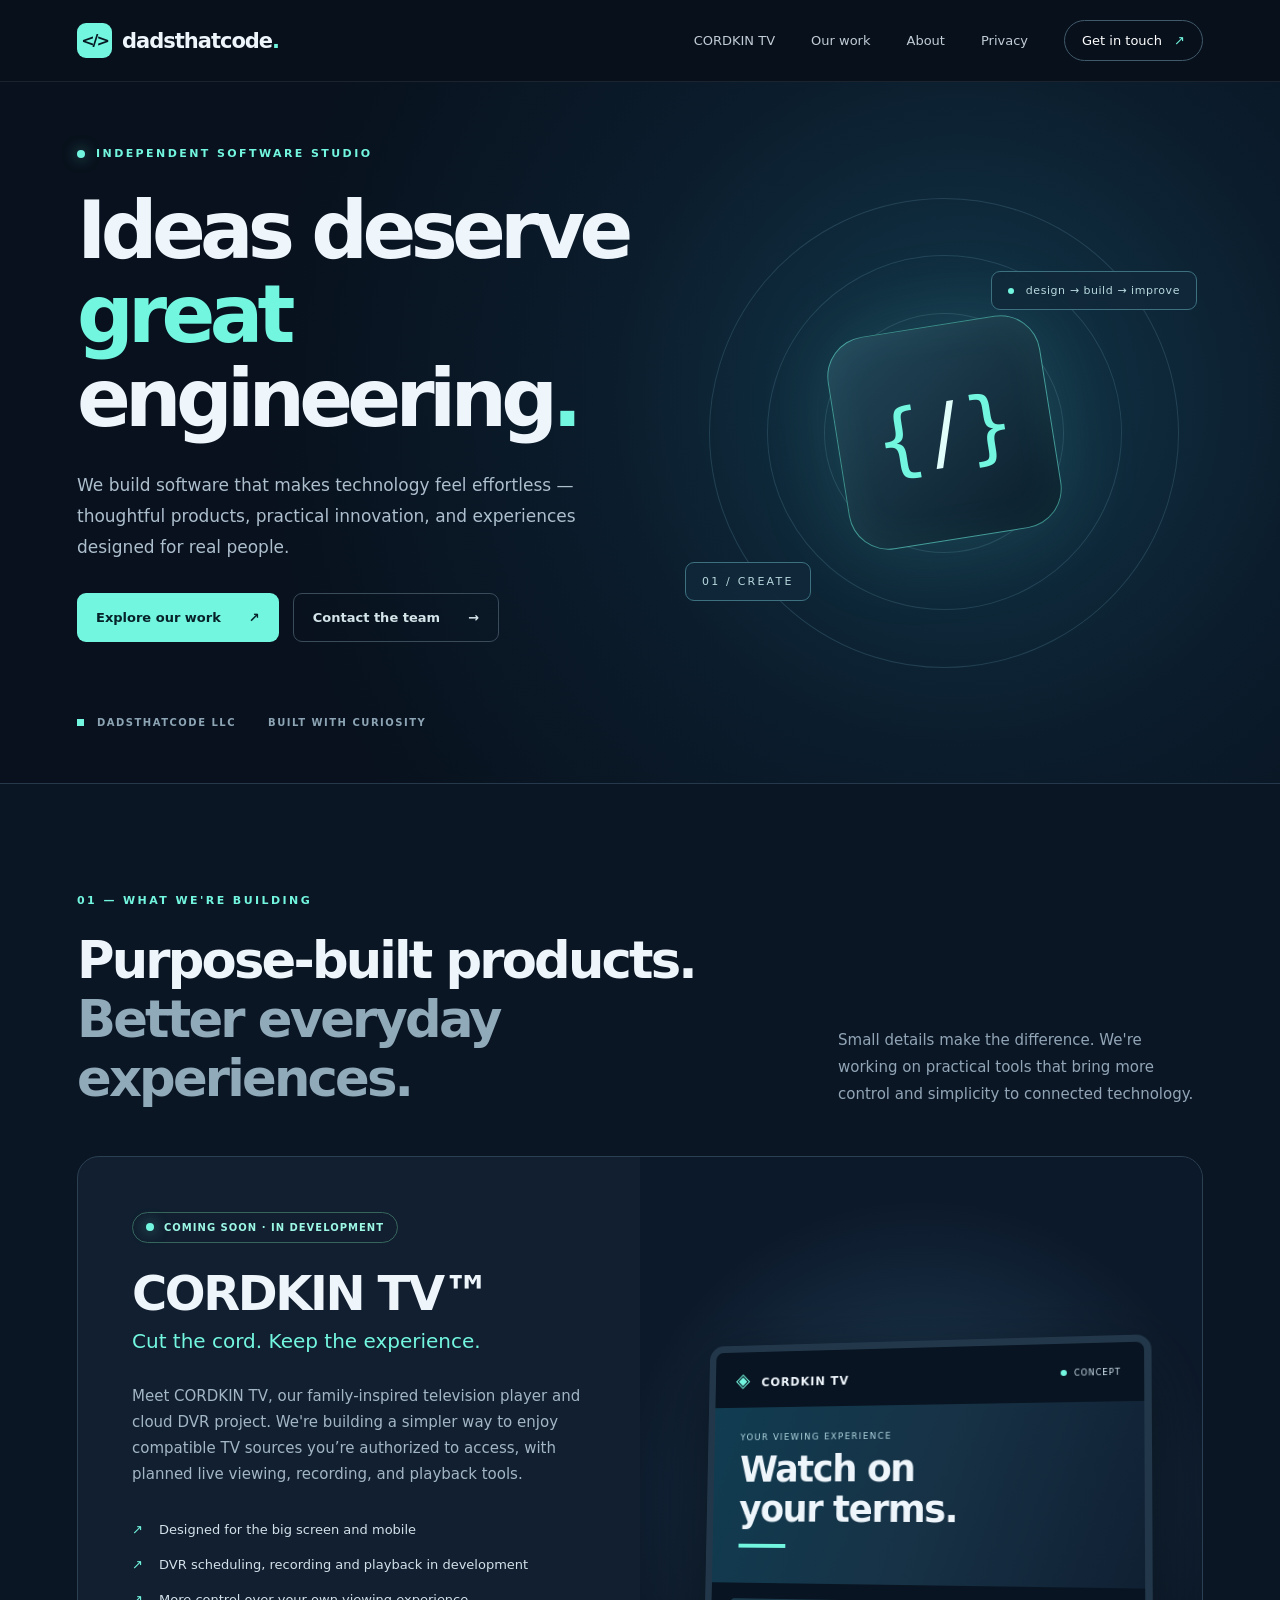
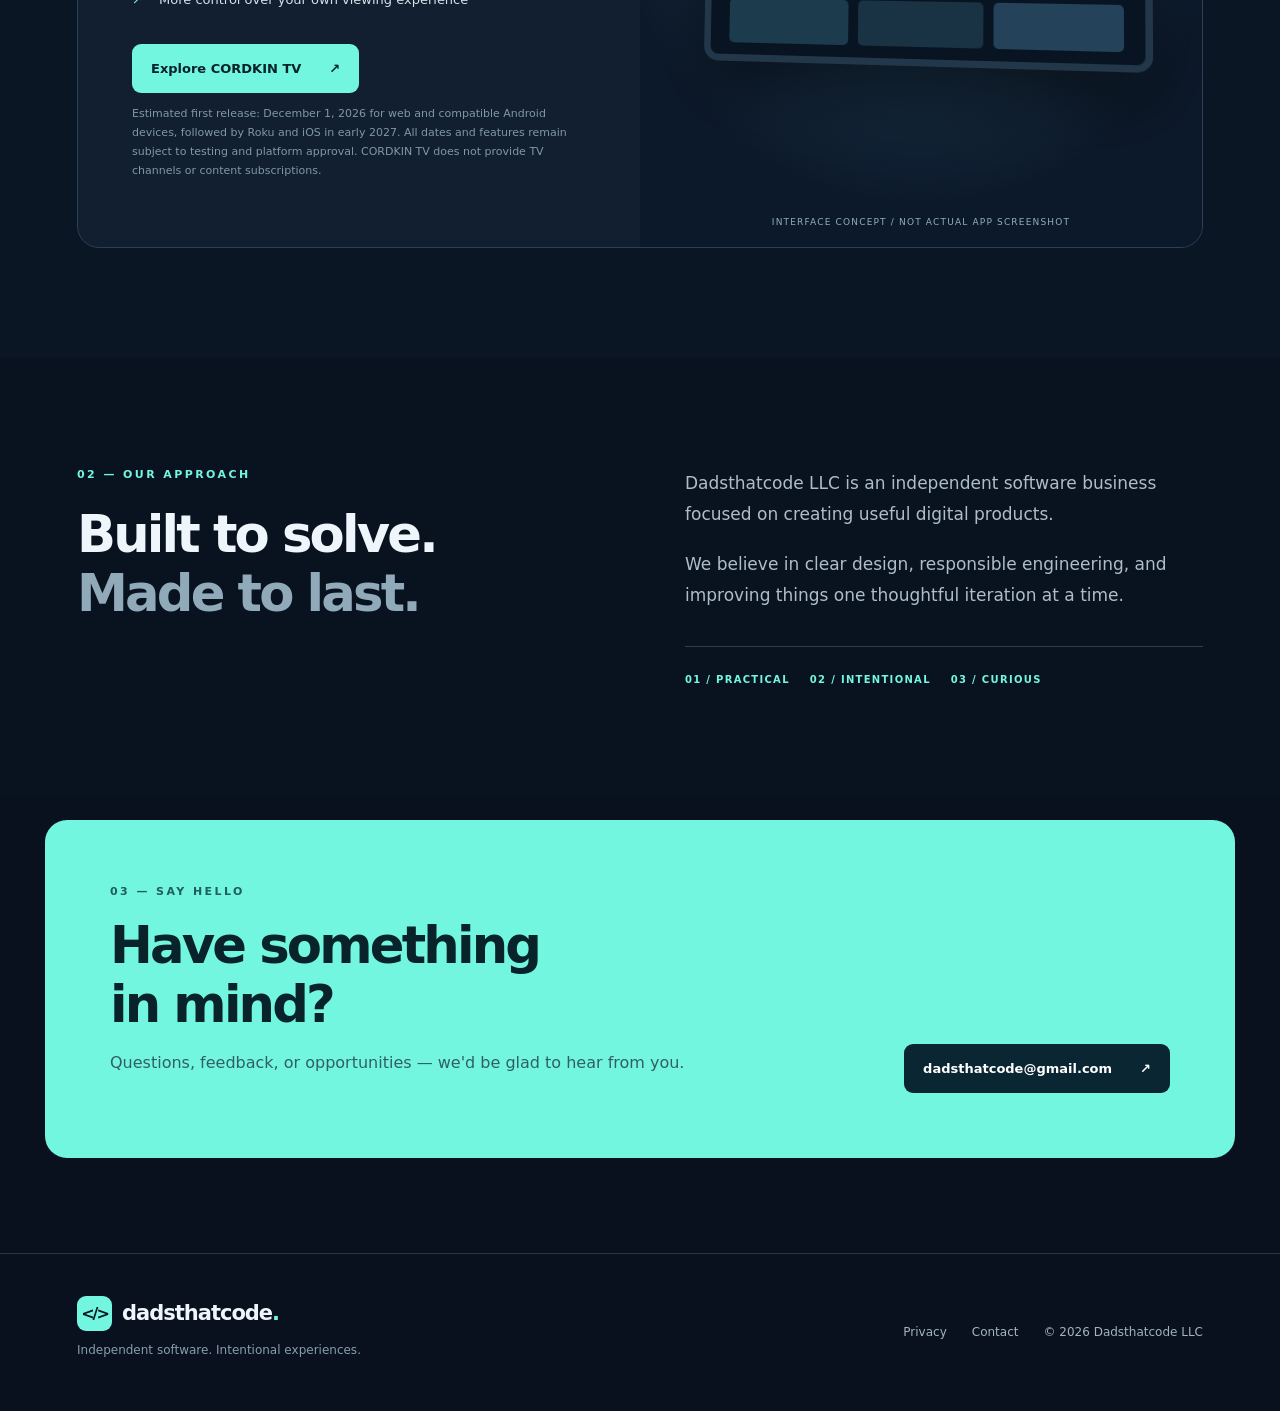
<file: index.html>
<!doctype html>
<html lang="en">
<head>
<meta charset="utf-8"><meta name="viewport" content="width=device-width,initial-scale=1">
<meta name="theme-color" content="#09111f"><meta name="description" content="Dadsthatcode LLC builds thoughtful software and connected entertainment experiences. Meet CORDKIN TV, our coming-soon television and DVR software concept.">
<title>Dadsthatcode — Software built with purpose</title>
<link rel="stylesheet" href="/styles.css">
<link rel="icon" href="/favicon.svg" type="image/svg+xml">
</head>
<body>
<a class="skip" href="#main">Skip to content</a>
<header class="site-header"><div class="wrap nav"><a class="brand" href="/" aria-label="Dadsthatcode home"><span class="brandmark">&lt;/&gt;</span><span>dadsthatcode<span class="branddot">.</span></span></a><nav aria-label="Main navigation"><a href="/cordkintv/">CORDKIN TV</a><a href="#work">Our work</a><a href="#about">About</a><a href="/privacy.html">Privacy</a><a class="nav-contact" href="mailto:dadsthatcode@gmail.com">Get in touch <span aria-hidden="true">↗</span></a></nav></div></header>
<main id="main">
<section class="hero"><div class="glow glow-a"></div><div class="glow glow-b"></div><div class="wrap hero-grid"><div class="hero-copy"><div class="eyebrow"><span class="pulse"></span> INDEPENDENT SOFTWARE STUDIO</div><h1>Ideas deserve <em>great</em> engineering<span class="period">.</span></h1><p class="lead">We build software that makes technology feel effortless — thoughtful products, practical innovation, and experiences designed for real people.</p><div class="hero-buttons"><a class="btn btn-primary" href="#work">Explore our work <span aria-hidden="true">↗</span></a><a class="btn btn-quiet" href="mailto:dadsthatcode@gmail.com">Contact the team <span aria-hidden="true">→</span></a></div><div class="hero-foot"><span><span class="tiny-square"></span> DADSTHATCODE LLC</span><span>BUILT WITH CURIOSITY</span></div></div><div class="hero-art" aria-hidden="true"><div class="orbit orbit-one"></div><div class="orbit orbit-two"></div><div class="orbit orbit-three"></div><div class="core"><span class="core-bracket">{</span><span class="core-slash">/</span><span class="core-bracket">}</span></div><div class="float-card card-a"><span class="float-dot"></span> design → build → improve</div><div class="float-card card-b">01 / CREATE</div></div></div></section>
<section class="section work" id="work"><div class="wrap"><div class="section-label">01 — WHAT WE'RE BUILDING</div><div class="section-heading"><h2>Purpose-built products.<br><span>Better everyday experiences.</span></h2><p>Small details make the difference. We're working on practical tools that bring more control and simplicity to connected technology.</p></div><div class="product"><div class="product-text"><div class="pill"><span class="pulse"></span> COMING SOON · IN DEVELOPMENT</div><h3>CORDKIN TV™</h3><p class="product-sub">Cut the cord. Keep the experience.</p><p>Meet CORDKIN TV, our family-inspired television player and cloud DVR project. We're building a simpler way to enjoy compatible TV sources you’re authorized to access, with planned live viewing, recording, and playback tools.</p><ul class="feature-list"><li><span>↗</span> Designed for the big screen and mobile</li><li><span>↗</span> DVR scheduling, recording and playback in development</li><li><span>↗</span> More control over your own viewing experience</li></ul><a class="btn btn-primary" href="/cordkintv/">Explore CORDKIN TV <span aria-hidden="true">↗</span></a><p class="fine">Estimated first release: December 1, 2026 for web and compatible Android devices, followed by Roku and iOS in early 2027. All dates and features remain subject to testing and platform approval. CORDKIN TV does not provide TV channels or content subscriptions.</p></div><div class="product-visual" aria-label="Abstract concept visualization of a streaming interface"><div class="tv"><div class="tv-top"><span class="tv-brand"><span class="tv-cube">◈</span> CORDKIN TV</span><span class="tv-live"><span></span> CONCEPT</span></div><div class="tv-banner"><span>YOUR VIEWING EXPERIENCE</span><strong>Watch on<br>your terms.</strong><span class="tv-line"></span></div><div class="tv-row"><span></span><span></span><span></span></div></div><div class="tv-caption">INTERFACE CONCEPT / NOT ACTUAL APP SCREENSHOT</div></div></div></div></section>
<section class="section about" id="about"><div class="wrap about-grid"><div><div class="section-label">02 — OUR APPROACH</div><h2>Built to solve.<br><span>Made to last.</span></h2></div><div class="about-copy"><p>Dadsthatcode LLC is an independent software business focused on creating useful digital products.</p><p>We believe in clear design, responsible engineering, and improving things one thoughtful iteration at a time.</p><div class="values"><span>01 / PRACTICAL</span><span>02 / INTENTIONAL</span><span>03 / CURIOUS</span></div></div></div></section>
<section class="contact-section"><div class="wrap contact-panel"><div><div class="section-label">03 — SAY HELLO</div><h2>Have something<br>in mind?</h2><p>Questions, feedback, or opportunities — we'd be glad to hear from you.</p></div><a class="btn btn-primary btn-light" href="mailto:dadsthatcode@gmail.com">dadsthatcode@gmail.com <span aria-hidden="true">↗</span></a></div></section>
</main>
<footer><div class="wrap footer-grid"><div><a class="brand" href="/"><span class="brandmark">&lt;/&gt;</span><span>dadsthatcode<span class="branddot">.</span></span></a><p>Independent software. Intentional experiences.</p></div><div class="footer-right"><a href="/privacy.html">Privacy</a><a href="mailto:dadsthatcode@gmail.com">Contact</a><span>© <span id="year">2026</span> Dadsthatcode LLC</span></div></div></footer>
<script>document.getElementById('year').textContent=new Date().getFullYear();</script>
</body></html>
</file>
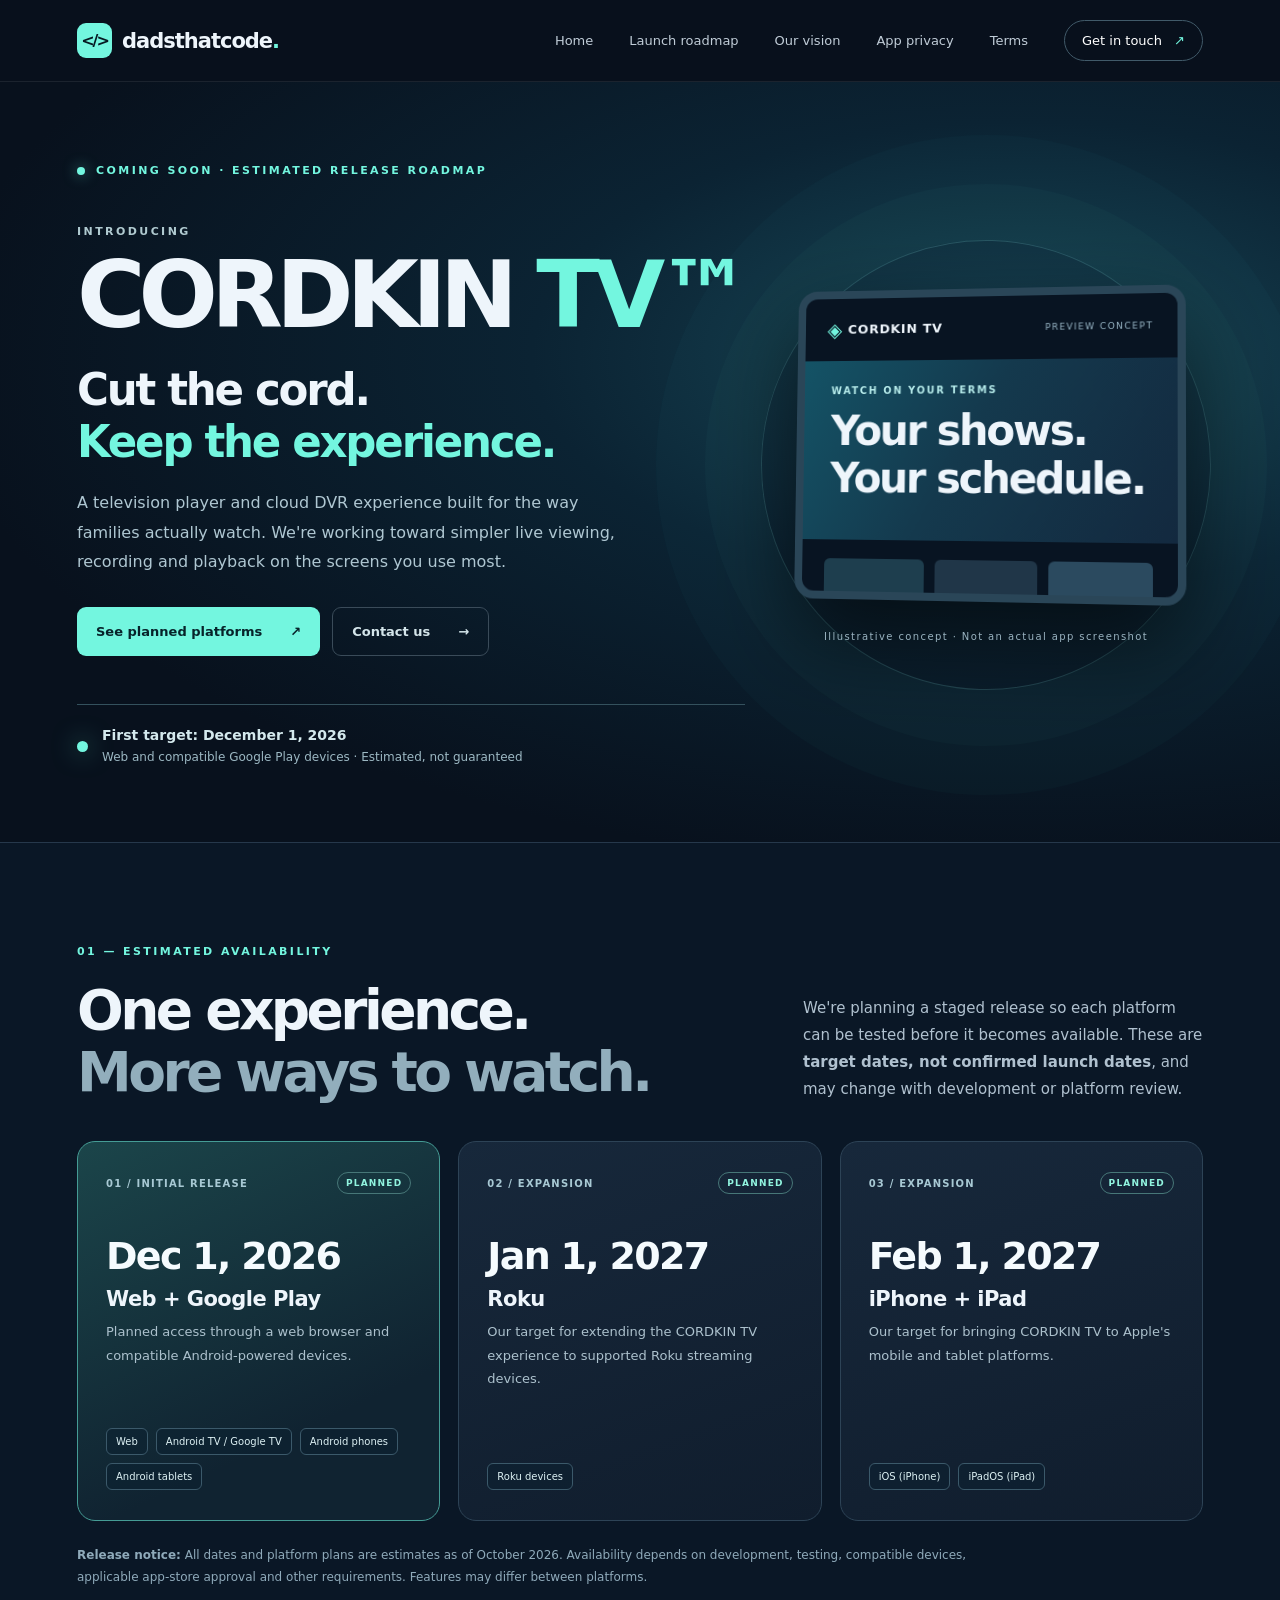
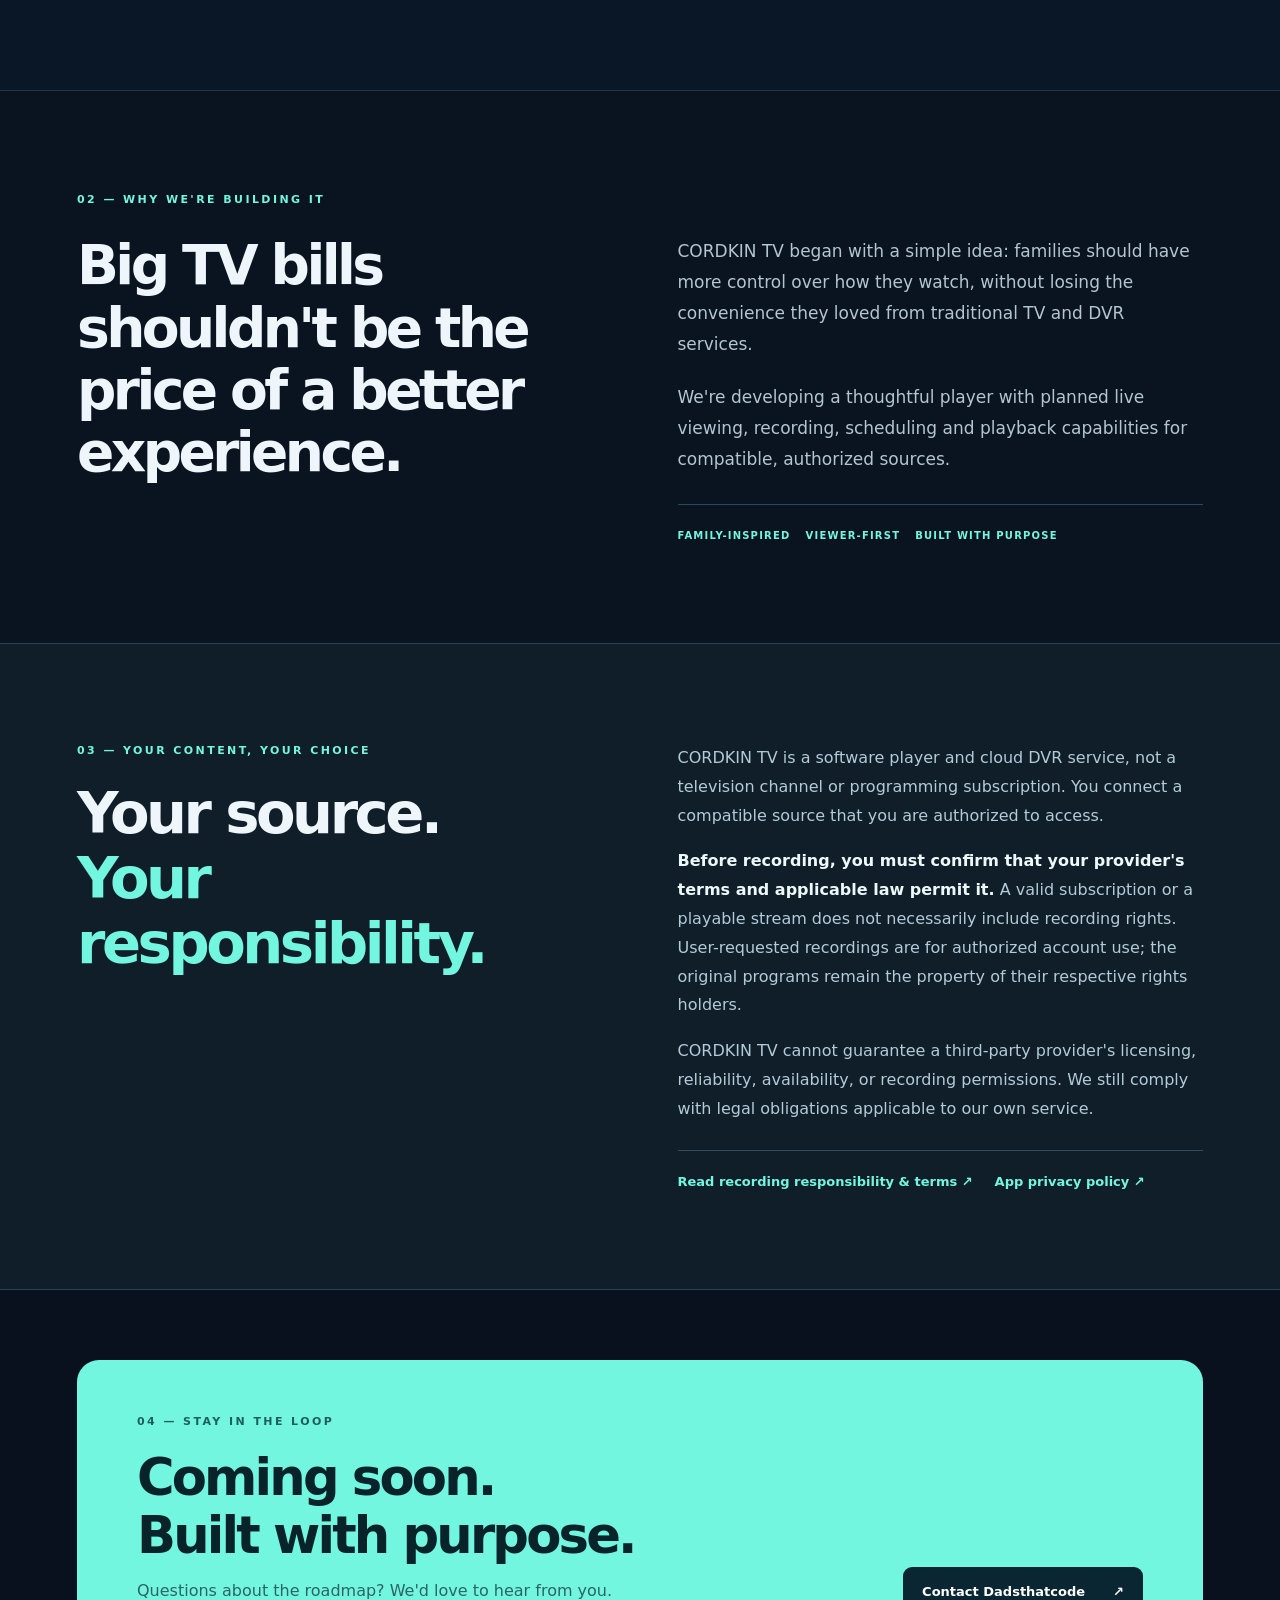
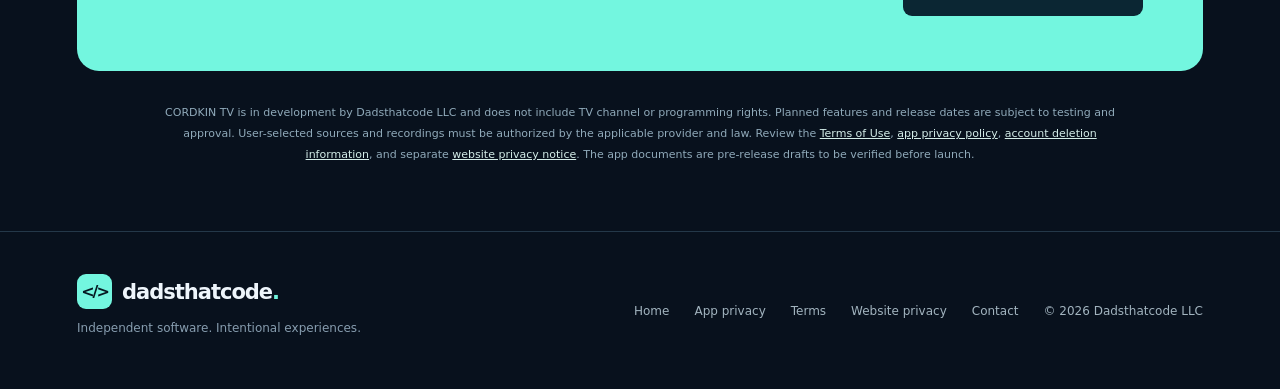
<file: cordkintv/index.html>
<!doctype html>
<html lang="en">
<head>
  <meta charset="utf-8">
  <meta name="viewport" content="width=device-width,initial-scale=1">
  <meta name="theme-color" content="#08111d">
  <meta name="description" content="CORDKIN TV by Dadsthatcode LLC is coming soon. Estimated launch: December 1, 2026 for web and Google Play Android TV, phone and tablet devices; January 1, 2027 for Roku; February 1, 2027 for iPhone and iPad.">
  <meta property="og:type" content="website">
  <meta property="og:title" content="CORDKIN TV — Coming Soon">
  <meta property="og:description" content="Cut the cord. Keep the experience. Explore our estimated release plans for web, Android, Roku and iOS.">
  <meta property="og:url" content="https://dadsthatcode.com/cordkintv/">
  <title>CORDKIN TV — Coming Soon | Dadsthatcode LLC</title>
  <link rel="canonical" href="https://dadsthatcode.com/cordkintv/">
  <link rel="stylesheet" href="/styles.css">
  <link rel="icon" href="/favicon.svg" type="image/svg+xml">
</head>
<body>
<a class="skip" href="#main">Skip to content</a>
<header class="site-header">
  <div class="wrap nav">
    <a class="brand" href="/" aria-label="Dadsthatcode home"><span class="brandmark">&lt;/&gt;</span><span>dadsthatcode<span class="branddot">.</span></span></a>
    <nav aria-label="Main navigation">
      <a href="/">Home</a>
      <a href="#rollout">Launch roadmap</a>
      <a href="#vision">Our vision</a>
      <a href="/cordkintv/privacy/">App privacy</a><a href="/cordkintv/terms/">Terms</a>
      <a class="nav-contact" href="mailto:dadsthatcode@gmail.com">Get in touch <span aria-hidden="true">↗</span></a>
    </nav>
  </div>
</header>
<main id="main">
  <section class="launch-hero">
    <div class="wrap launch-grid">
      <div class="launch-copy">
        <div class="eyebrow"><span class="pulse"></span> COMING SOON · ESTIMATED RELEASE ROADMAP</div>
        <p class="launch-overline">INTRODUCING</p>
        <h1>CORDKIN <span>TV™</span></h1>
        <p class="launch-tagline">Cut the cord.<br><em>Keep the experience.</em></p>
        <p class="launch-lead">A television player and cloud DVR experience built for the way families actually watch. We're working toward simpler live viewing, recording and playback on the screens you use most.</p>
        <div class="launch-actions">
          <a class="btn btn-primary" href="#rollout">See planned platforms <span aria-hidden="true">↗</span></a>
          <a class="btn btn-quiet" href="mailto:dadsthatcode@gmail.com?subject=CORDKIN%20TV%20question">Contact us <span aria-hidden="true">→</span></a>
        </div>
        <div class="launch-target">
          <span class="launch-target-dot" aria-hidden="true"></span>
          <span><strong>First target: December 1, 2026</strong><small>Web and compatible Google Play devices · Estimated, not guaranteed</small></span>
        </div>
      </div>
      <div class="launch-art" aria-label="Illustrative concept of the upcoming CORDKIN TV interface">
        <div class="launch-halo"></div>
        <div class="launch-screen">
          <div class="launch-screen-bar"><strong><span aria-hidden="true">◈</span> CORDKIN TV</strong><span>PREVIEW CONCEPT</span></div>
          <div class="launch-screen-feature"><span>WATCH ON YOUR TERMS</span><strong>Your shows.<br>Your schedule.</strong><div class="launch-screen-underline"></div></div>
          <div class="launch-screen-tiles"><span></span><span></span><span></span></div>
        </div>
        <p class="launch-art-note">Illustrative concept · Not an actual app screenshot</p>
      </div>
    </div>
  </section>
  <section class="launch-section" id="rollout">
    <div class="wrap">
      <div class="section-label">01 — ESTIMATED AVAILABILITY</div>
      <div class="launch-section-top">
        <h2>One experience.<br><span>More ways to watch.</span></h2>
        <p>We're planning a staged release so each platform can be tested before it becomes available. These are <strong>target dates, not confirmed launch dates</strong>, and may change with development or platform review.</p>
      </div>
      <div class="launch-milestones">
        <article class="launch-milestone launch-milestone-first">
          <div class="launch-stage">01 / INITIAL RELEASE <span>PLANNED</span></div>
          <p class="launch-date"><time datetime="2026-12-01">Dec 1, 2026</time></p>
          <h3>Web + Google Play</h3>
          <p>Planned access through a web browser and compatible Android-powered devices.</p>
          <div class="launch-platforms"><span>Web</span><span>Android TV / Google TV</span><span>Android phones</span><span>Android tablets</span></div>
        </article>
        <article class="launch-milestone">
          <div class="launch-stage">02 / EXPANSION <span>PLANNED</span></div>
          <p class="launch-date"><time datetime="2027-01-01">Jan 1, 2027</time></p>
          <h3>Roku</h3>
          <p>Our target for extending the CORDKIN TV experience to supported Roku streaming devices.</p>
          <div class="launch-platforms"><span>Roku devices</span></div>
        </article>
        <article class="launch-milestone">
          <div class="launch-stage">03 / EXPANSION <span>PLANNED</span></div>
          <p class="launch-date"><time datetime="2027-02-01">Feb 1, 2027</time></p>
          <h3>iPhone + iPad</h3>
          <p>Our target for bringing CORDKIN TV to Apple's mobile and tablet platforms.</p>
          <div class="launch-platforms"><span>iOS (iPhone)</span><span>iPadOS (iPad)</span></div>
        </article>
      </div>
      <p class="launch-disclaimer"><strong>Release notice:</strong> All dates and platform plans are estimates as of October 2026. Availability depends on development, testing, compatible devices, applicable app-store approval and other requirements. Features may differ between platforms.</p>
    </div>
  </section>
  <section class="launch-section launch-vision" id="vision">
    <div class="wrap launch-vision-grid">
      <div>
        <div class="section-label">02 — WHY WE'RE BUILDING IT</div>
        <h2>Big TV bills shouldn't be the price of a better experience.</h2>
      </div>
      <div>
        <p>CORDKIN TV began with a simple idea: families should have more control over how they watch, without losing the convenience they loved from traditional TV and DVR services.</p>
        <p>We're developing a thoughtful player with planned live viewing, recording, scheduling and playback capabilities for compatible, authorized sources.</p>
        <div class="launch-values"><span>FAMILY-INSPIRED</span><span>VIEWER-FIRST</span><span>BUILT WITH PURPOSE</span></div>
      </div>
    </div>
  </section>
  <section class="launch-rights" aria-labelledby="rights-heading">
    <div class="wrap launch-rights-grid">
      <div><div class="section-label">03 — YOUR CONTENT, YOUR CHOICE</div><h2 id="rights-heading">Your source.<br><span>Your responsibility.</span></h2></div>
      <div><p>CORDKIN TV is a software player and cloud DVR service, not a television channel or programming subscription. You connect a compatible source that you are authorized to access.</p>
      <p><strong>Before recording, you must confirm that your provider's terms and applicable law permit it.</strong> A valid subscription or a playable stream does not necessarily include recording rights. User-requested recordings are for authorized account use; the original programs remain the property of their respective rights holders.</p>
      <p>CORDKIN TV cannot guarantee a third-party provider's licensing, reliability, availability, or recording permissions. We still comply with legal obligations applicable to our own service.</p>
      <div class="launch-rights-links"><a href="/cordkintv/terms/">Read recording responsibility &amp; terms ↗</a><a href="/cordkintv/privacy/">App privacy policy ↗</a></div></div>
    </div>
  </section>
  <section class="launch-contact">
    <div class="wrap">
      <div class="launch-contact-panel">
        <div>
          <div class="section-label">04 — STAY IN THE LOOP</div>
          <h2>Coming soon.<br>Built with purpose.</h2>
          <p>Questions about the roadmap? We'd love to hear from you.</p>
        </div>
        <a class="btn btn-primary btn-light" href="mailto:dadsthatcode@gmail.com?subject=CORDKIN%20TV%20launch">Contact Dadsthatcode <span aria-hidden="true">↗</span></a>
      </div>
      <p class="launch-legal">CORDKIN TV is in development by Dadsthatcode LLC and does not include TV channel or programming rights. Planned features and release dates are subject to testing and approval. User-selected sources and recordings must be authorized by the applicable provider and law. Review the <a href="/cordkintv/terms/">Terms of Use</a>, <a href="/cordkintv/privacy/">app privacy policy</a>, <a href="/cordkintv/account-deletion/">account deletion information</a>, and separate <a href="/privacy.html">website privacy notice</a>. The app documents are pre-release drafts to be verified before launch.</p>
    </div>
  </section>
</main>
<footer>
  <div class="wrap footer-grid">
    <div><a class="brand" href="/"><span class="brandmark">&lt;/&gt;</span><span>dadsthatcode<span class="branddot">.</span></span></a><p>Independent software. Intentional experiences.</p></div>
    <div class="footer-right"><a href="/">Home</a><a href="/cordkintv/privacy/">App privacy</a><a href="/cordkintv/terms/">Terms</a><a href="/privacy.html">Website privacy</a><a href="mailto:dadsthatcode@gmail.com">Contact</a><span>© <span id="year">2026</span> Dadsthatcode LLC</span></div>
  </div>
</footer>
<script>document.getElementById('year').textContent=new Date().getFullYear();</script>
</body>
</html>
</file>
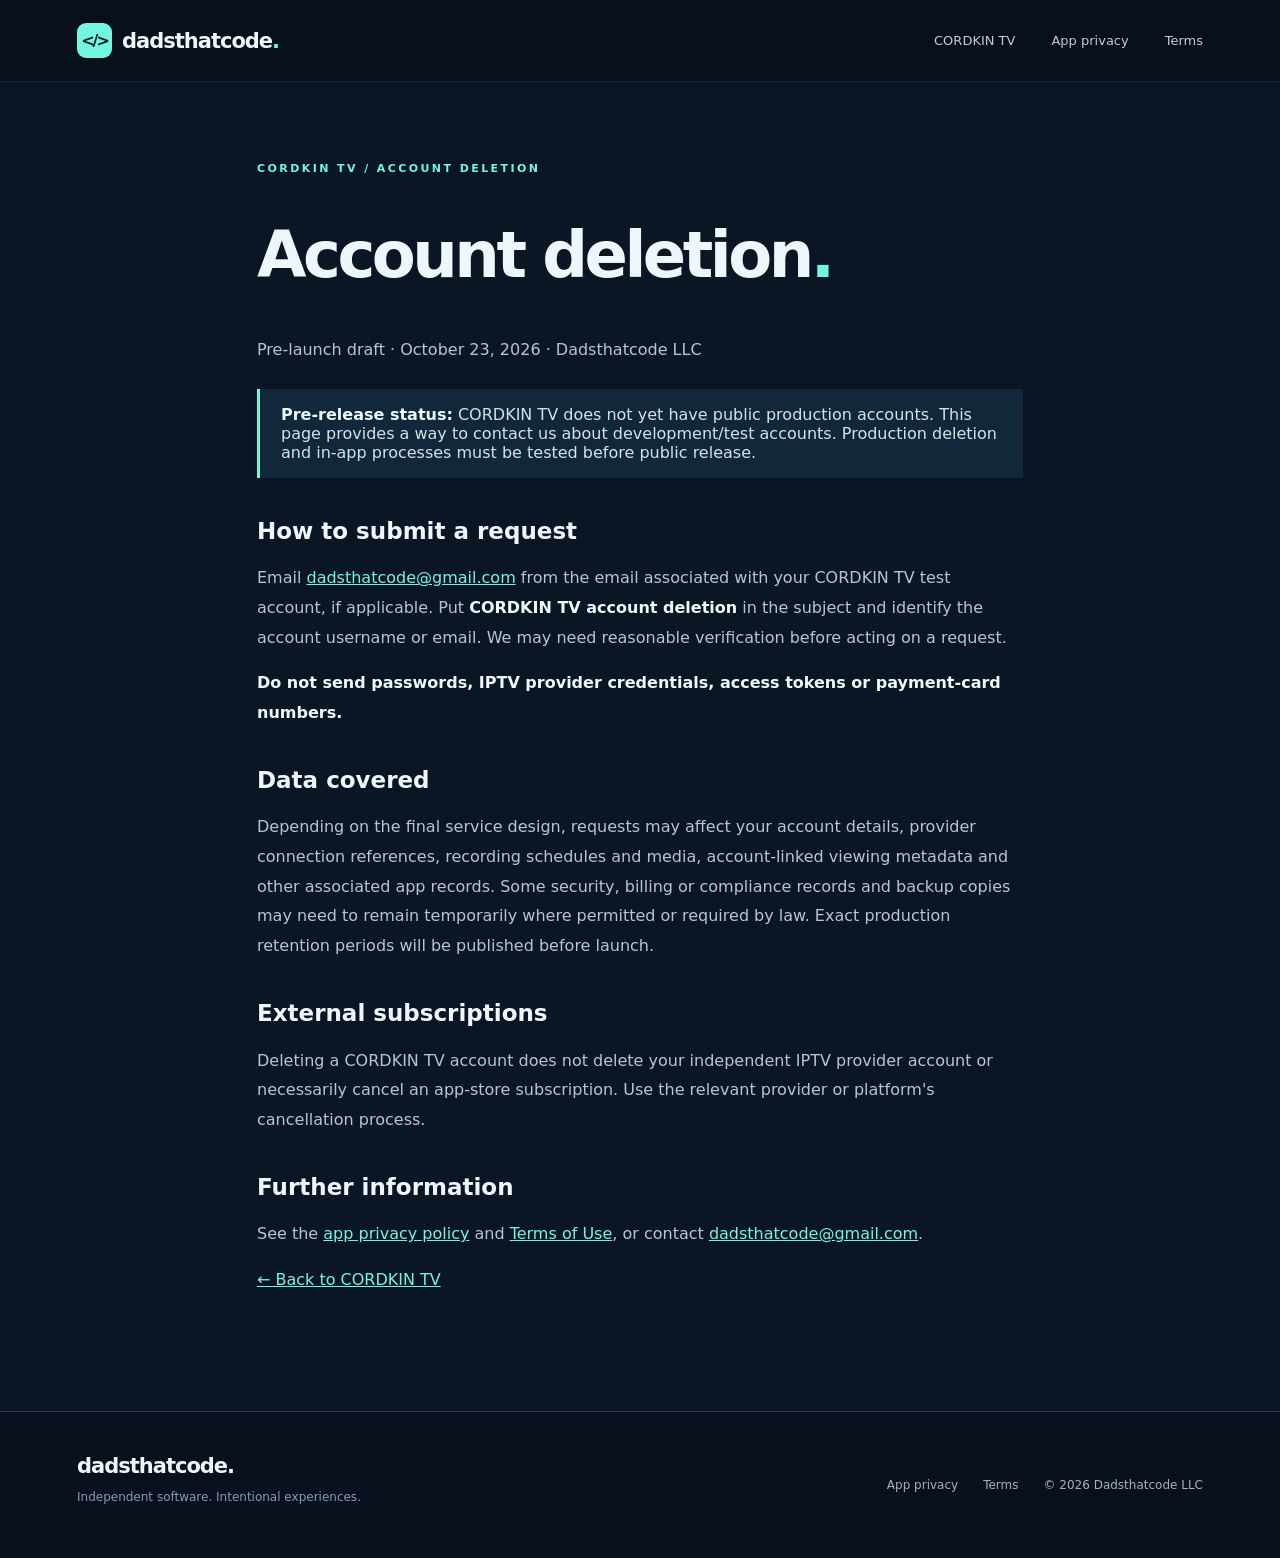
<file: cordkintv/account-deletion/index.html>
<!doctype html><html lang="en"><head><meta charset="utf-8"><meta name="viewport" content="width=device-width,initial-scale=1"><meta name="theme-color" content="#09111f"><meta name="description" content="How to request deletion of a CORDKIN TV account and associated data."><title>Account Deletion | CORDKIN TV</title><link rel="stylesheet" href="/styles.css"><link rel="icon" href="/favicon.svg"></head><body><a class="skip" href="#main">Skip to content</a><header class="site-header"><div class="wrap nav"><a class="brand" href="/"><span class="brandmark">&lt;/&gt;</span><span>dadsthatcode<span class="branddot">.</span></span></a><nav aria-label="Main navigation"><a href="/cordkintv/">CORDKIN TV</a><a href="/cordkintv/privacy/">App privacy</a><a href="/cordkintv/terms/">Terms</a></nav></div></header><main id="main" class="policy-page"><div class="wrap policy-wrap"><div class="section-label">CORDKIN TV / ACCOUNT DELETION</div><h1>Account deletion<span class="period">.</span></h1><p>Pre-launch draft · October 23, 2026 · Dadsthatcode LLC</p><div class="policy-note"><strong>Pre-release status:</strong> CORDKIN TV does not yet have public production accounts. This page provides a way to contact us about development/test accounts. Production deletion and in-app processes must be tested before public release.</div><h2>How to submit a request</h2><p>Email <a href="mailto:dadsthatcode@gmail.com?subject=CORDKIN%20TV%20account%20deletion">dadsthatcode@gmail.com</a> from the email associated with your CORDKIN TV test account, if applicable. Put <strong>CORDKIN TV account deletion</strong> in the subject and identify the account username or email. We may need reasonable verification before acting on a request.</p><p><strong>Do not send passwords, IPTV provider credentials, access tokens or payment-card numbers.</strong></p><h2>Data covered</h2><p>Depending on the final service design, requests may affect your account details, provider connection references, recording schedules and media, account-linked viewing metadata and other associated app records. Some security, billing or compliance records and backup copies may need to remain temporarily where permitted or required by law. Exact production retention periods will be published before launch.</p><h2>External subscriptions</h2><p>Deleting a CORDKIN TV account does not delete your independent IPTV provider account or necessarily cancel an app-store subscription. Use the relevant provider or platform's cancellation process.</p><h2>Further information</h2><p>See the <a href="/cordkintv/privacy/">app privacy policy</a> and <a href="/cordkintv/terms/">Terms of Use</a>, or contact <a href="mailto:dadsthatcode@gmail.com">dadsthatcode@gmail.com</a>.</p><p><a href="/cordkintv/">← Back to CORDKIN TV</a></p></div></main><footer><div class="wrap footer-grid"><div><a class="brand" href="/">dadsthatcode.</a><p>Independent software. Intentional experiences.</p></div><div class="footer-right"><a href="/cordkintv/privacy/">App privacy</a><a href="/cordkintv/terms/">Terms</a><span>© 2026 Dadsthatcode LLC</span></div></div></footer></body></html>
</file>
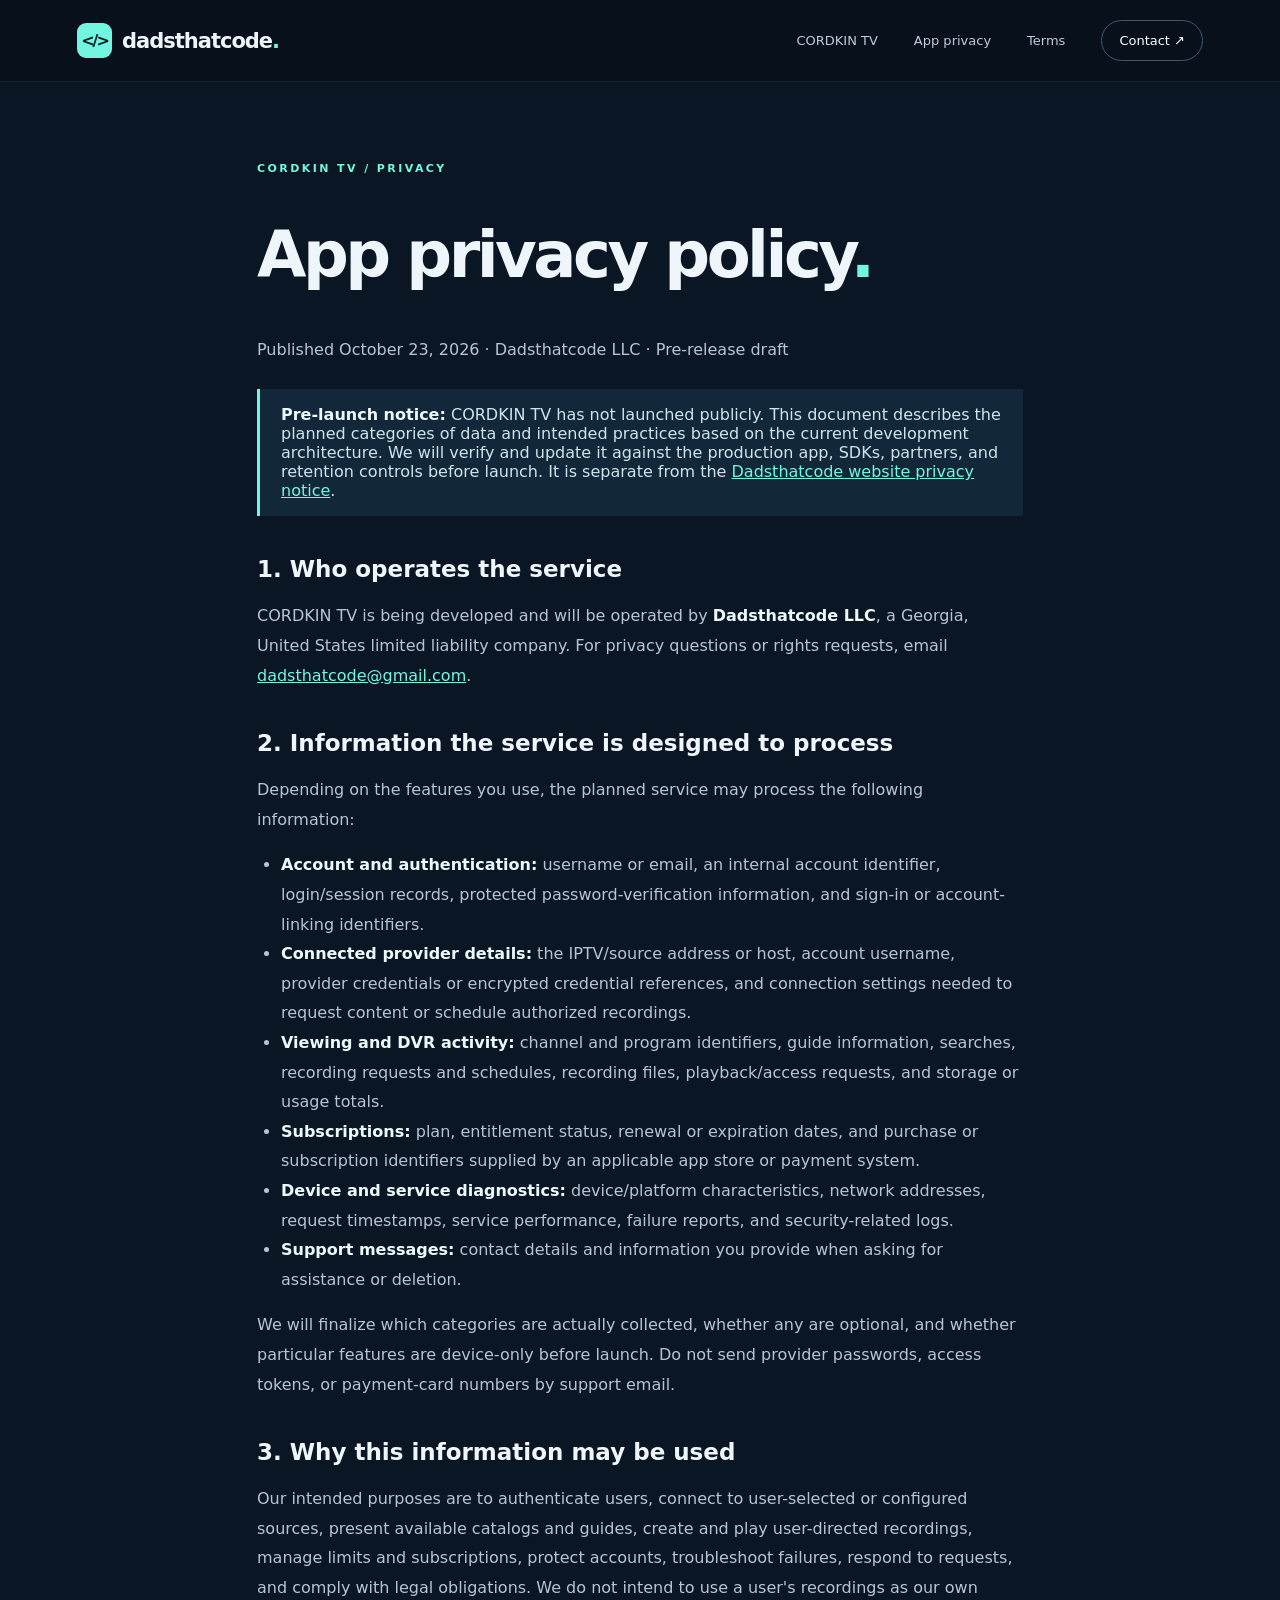
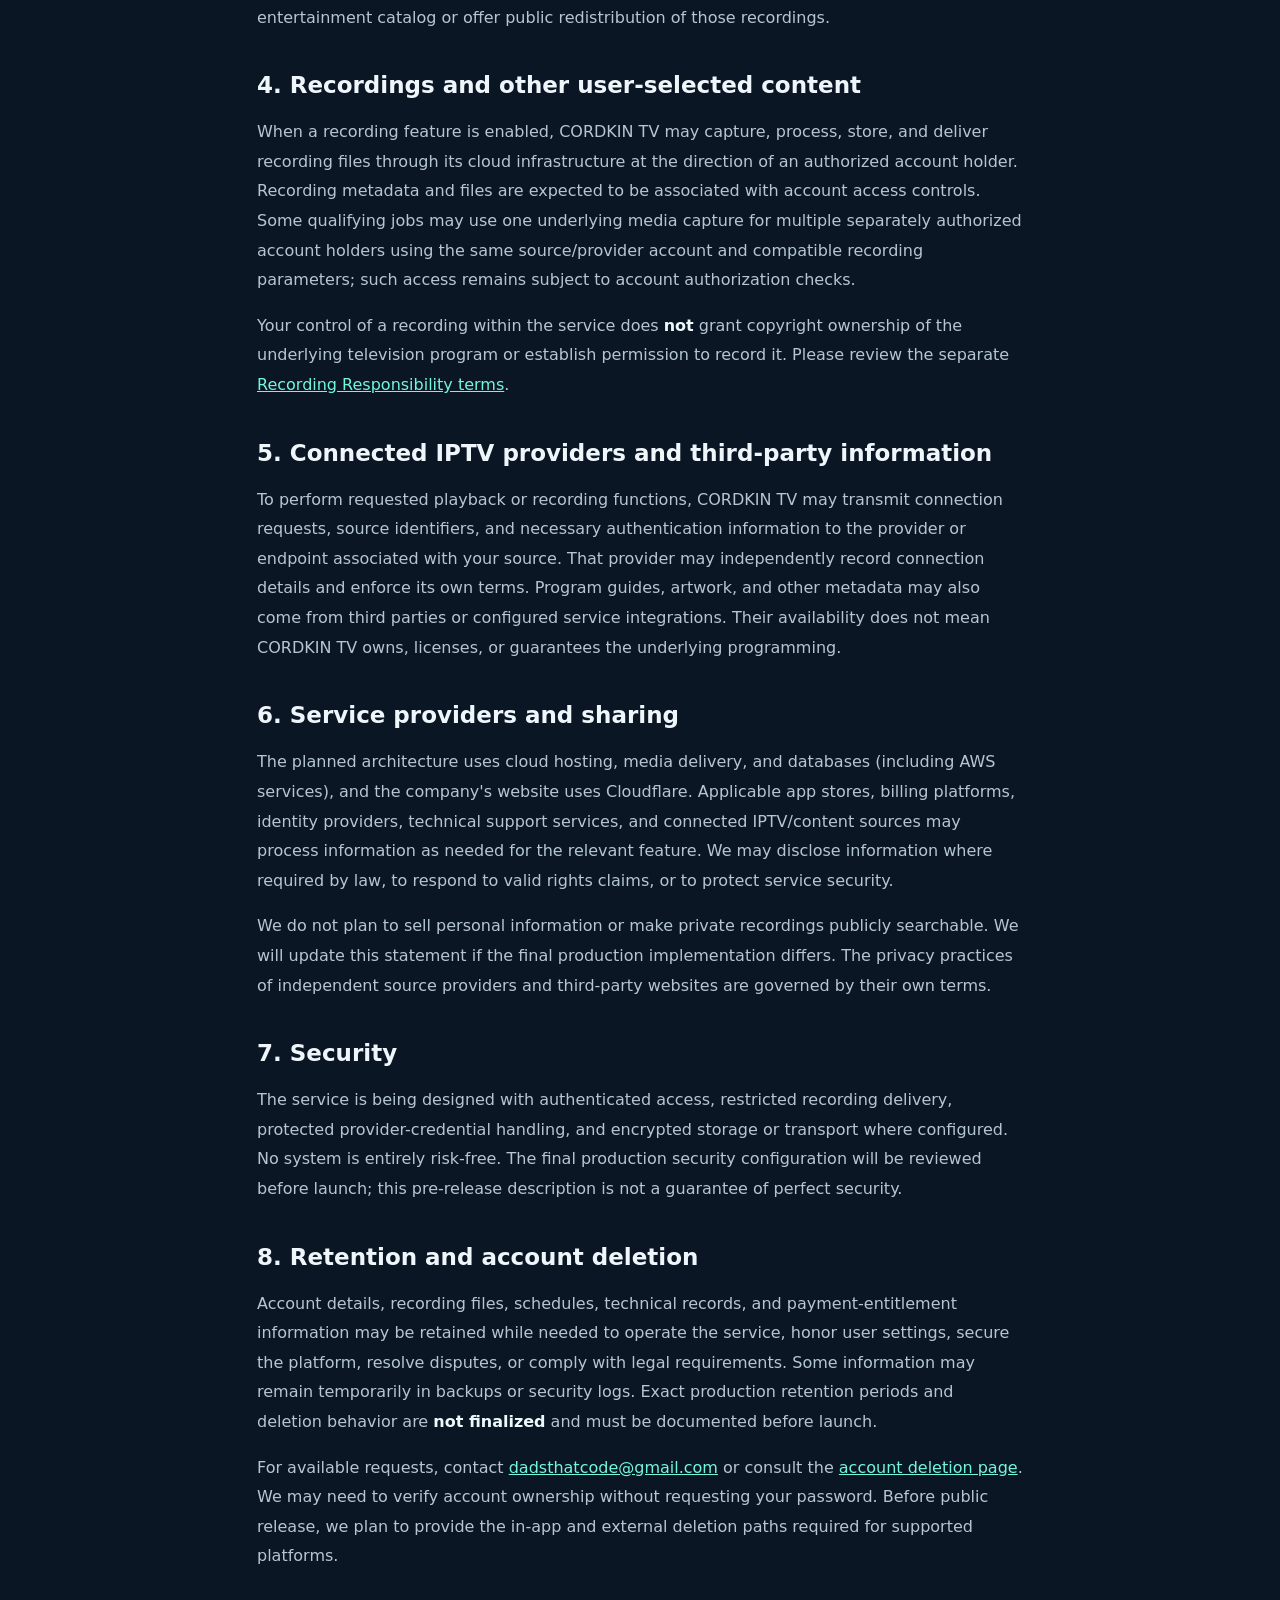
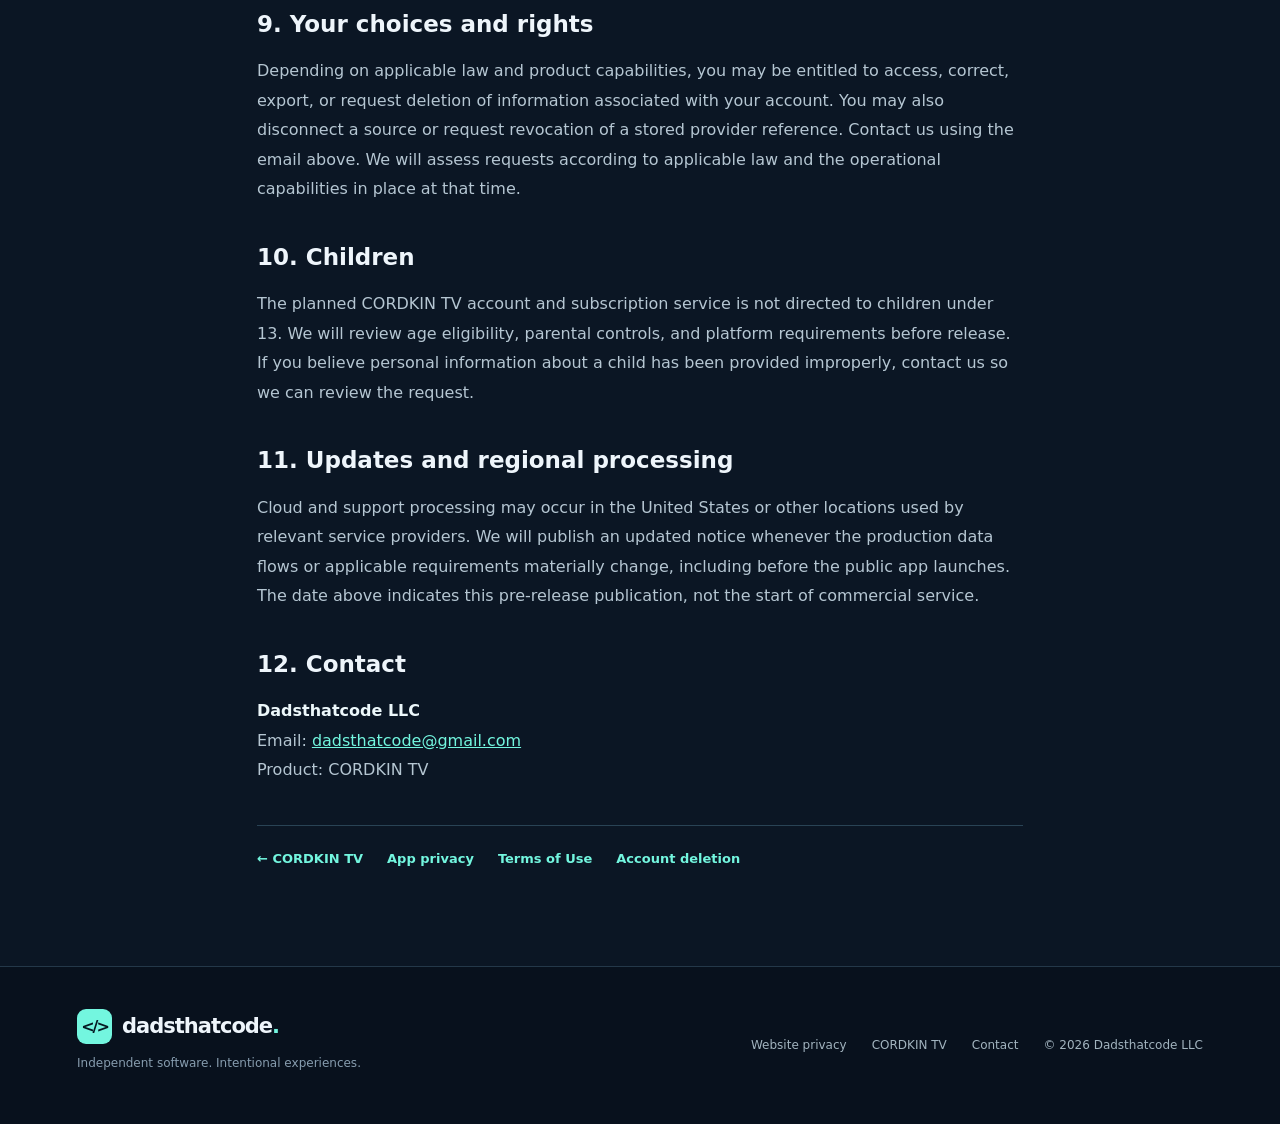
<file: cordkintv/privacy/index.html>
<!doctype html>
<html lang="en">
<head>
<meta charset="utf-8"><meta name="viewport" content="width=device-width,initial-scale=1">
<meta name="theme-color" content="#09111f"><meta name="description" content="Pre-release privacy policy for CORDKIN TV, an app and cloud DVR service being developed by Dadsthatcode LLC.">
<title>App Privacy Policy | CORDKIN TV | Dadsthatcode LLC</title>
<link rel="stylesheet" href="/styles.css"><link rel="icon" href="/favicon.svg" type="image/svg+xml">
</head>
<body>
<a class="skip" href="#main">Skip to content</a>
<header class="site-header"><div class="wrap nav"><a class="brand" href="/" aria-label="Dadsthatcode home"><span class="brandmark">&lt;/&gt;</span><span>dadsthatcode<span class="branddot">.</span></span></a><nav aria-label="Main navigation"><a href="/cordkintv/">CORDKIN TV</a><a href="/cordkintv/privacy/">App privacy</a><a href="/cordkintv/terms/">Terms</a><a class="nav-contact" href="mailto:dadsthatcode@gmail.com">Contact ↗</a></nav></div></header>
<main class="policy-page" id="main"><div class="wrap policy-wrap">
<div class="section-label">CORDKIN TV / PRIVACY</div><h1>App privacy policy<span class="period">.</span></h1>
<p class="policy-meta">Published October 23, 2026 · Dadsthatcode LLC · Pre-release draft</p>
<div class="policy-note"><strong>Pre-launch notice:</strong> CORDKIN TV has not launched publicly. This document describes the planned categories of data and intended practices based on the current development architecture. We will verify and update it against the production app, SDKs, partners, and retention controls before launch. It is separate from the <a href='/privacy.html'>Dadsthatcode website privacy notice</a>.</div>
<h2 id="scope">1. Who operates the service</h2>
<p>CORDKIN TV is being developed and will be operated by <strong>Dadsthatcode LLC</strong>, a Georgia, United States limited liability company. For privacy questions or rights requests, email <a href="mailto:dadsthatcode@gmail.com?subject=CORDKIN%20TV%20privacy">dadsthatcode@gmail.com</a>.</p>
<h2 id="data">2. Information the service is designed to process</h2>
<p>Depending on the features you use, the planned service may process the following information:</p>
<ul>
<li><strong>Account and authentication:</strong> username or email, an internal account identifier, login/session records, protected password-verification information, and sign-in or account-linking identifiers.</li>
<li><strong>Connected provider details:</strong> the IPTV/source address or host, account username, provider credentials or encrypted credential references, and connection settings needed to request content or schedule authorized recordings.</li>
<li><strong>Viewing and DVR activity:</strong> channel and program identifiers, guide information, searches, recording requests and schedules, recording files, playback/access requests, and storage or usage totals.</li>
<li><strong>Subscriptions:</strong> plan, entitlement status, renewal or expiration dates, and purchase or subscription identifiers supplied by an applicable app store or payment system.</li>
<li><strong>Device and service diagnostics:</strong> device/platform characteristics, network addresses, request timestamps, service performance, failure reports, and security-related logs.</li>
<li><strong>Support messages:</strong> contact details and information you provide when asking for assistance or deletion.</li>
</ul>
<p>We will finalize which categories are actually collected, whether any are optional, and whether particular features are device-only before launch. Do not send provider passwords, access tokens, or payment-card numbers by support email.</p>
<h2>3. Why this information may be used</h2>
<p>Our intended purposes are to authenticate users, connect to user-selected or configured sources, present available catalogs and guides, create and play user-directed recordings, manage limits and subscriptions, protect accounts, troubleshoot failures, respond to requests, and comply with legal obligations. We do not intend to use a user's recordings as our own entertainment catalog or offer public redistribution of those recordings.</p>
<h2>4. Recordings and other user-selected content</h2>
<p>When a recording feature is enabled, CORDKIN TV may capture, process, store, and deliver recording files through its cloud infrastructure at the direction of an authorized account holder. Recording metadata and files are expected to be associated with account access controls. Some qualifying jobs may use one underlying media capture for multiple separately authorized account holders using the same source/provider account and compatible recording parameters; such access remains subject to account authorization checks.</p>
<p>Your control of a recording within the service does <strong>not</strong> grant copyright ownership of the underlying television program or establish permission to record it. Please review the separate <a href="/cordkintv/terms/#recording">Recording Responsibility terms</a>.</p>
<h2>5. Connected IPTV providers and third-party information</h2>
<p>To perform requested playback or recording functions, CORDKIN TV may transmit connection requests, source identifiers, and necessary authentication information to the provider or endpoint associated with your source. That provider may independently record connection details and enforce its own terms. Program guides, artwork, and other metadata may also come from third parties or configured service integrations. Their availability does not mean CORDKIN TV owns, licenses, or guarantees the underlying programming.</p>
<h2>6. Service providers and sharing</h2>
<p>The planned architecture uses cloud hosting, media delivery, and databases (including AWS services), and the company's website uses Cloudflare. Applicable app stores, billing platforms, identity providers, technical support services, and connected IPTV/content sources may process information as needed for the relevant feature. We may disclose information where required by law, to respond to valid rights claims, or to protect service security.</p>
<p>We do not plan to sell personal information or make private recordings publicly searchable. We will update this statement if the final production implementation differs. The privacy practices of independent source providers and third-party websites are governed by their own terms.</p>
<h2>7. Security</h2>
<p>The service is being designed with authenticated access, restricted recording delivery, protected provider-credential handling, and encrypted storage or transport where configured. No system is entirely risk-free. The final production security configuration will be reviewed before launch; this pre-release description is not a guarantee of perfect security.</p>
<h2 id="retention">8. Retention and account deletion</h2>
<p>Account details, recording files, schedules, technical records, and payment-entitlement information may be retained while needed to operate the service, honor user settings, secure the platform, resolve disputes, or comply with legal requirements. Some information may remain temporarily in backups or security logs. Exact production retention periods and deletion behavior are <strong>not finalized</strong> and must be documented before launch.</p>
<p>For available requests, contact <a href="mailto:dadsthatcode@gmail.com?subject=CORDKIN%20TV%20account%20deletion">dadsthatcode@gmail.com</a> or consult the <a href="/cordkintv/account-deletion/">account deletion page</a>. We may need to verify account ownership without requesting your password. Before public release, we plan to provide the in-app and external deletion paths required for supported platforms.</p>
<h2>9. Your choices and rights</h2>
<p>Depending on applicable law and product capabilities, you may be entitled to access, correct, export, or request deletion of information associated with your account. You may also disconnect a source or request revocation of a stored provider reference. Contact us using the email above. We will assess requests according to applicable law and the operational capabilities in place at that time.</p>
<h2>10. Children</h2>
<p>The planned CORDKIN TV account and subscription service is not directed to children under 13. We will review age eligibility, parental controls, and platform requirements before release. If you believe personal information about a child has been provided improperly, contact us so we can review the request.</p>
<h2>11. Updates and regional processing</h2>
<p>Cloud and support processing may occur in the United States or other locations used by relevant service providers. We will publish an updated notice whenever the production data flows or applicable requirements materially change, including before the public app launches. The date above indicates this pre-release publication, not the start of commercial service.</p>
<h2>12. Contact</h2>
<p><strong>Dadsthatcode LLC</strong><br>Email: <a href="mailto:dadsthatcode@gmail.com?subject=CORDKIN%20TV%20privacy">dadsthatcode@gmail.com</a><br>Product: CORDKIN TV</p>
<div class="policy-other"><a href="/cordkintv/">← CORDKIN TV</a><a href="/cordkintv/privacy/">App privacy</a><a href="/cordkintv/terms/">Terms of Use</a><a href="/cordkintv/account-deletion/">Account deletion</a></div>
</div></main>
<footer><div class="wrap footer-grid"><div><a class="brand" href="/"><span class="brandmark">&lt;/&gt;</span><span>dadsthatcode<span class="branddot">.</span></span></a><p>Independent software. Intentional experiences.</p></div><div class="footer-right"><a href="/privacy.html">Website privacy</a><a href="/cordkintv/">CORDKIN TV</a><a href="mailto:dadsthatcode@gmail.com">Contact</a><span>© <span id="year">2026</span> Dadsthatcode LLC</span></div></div></footer>
<script>document.getElementById('year').textContent=new Date().getFullYear();</script>
</body></html>
</file>
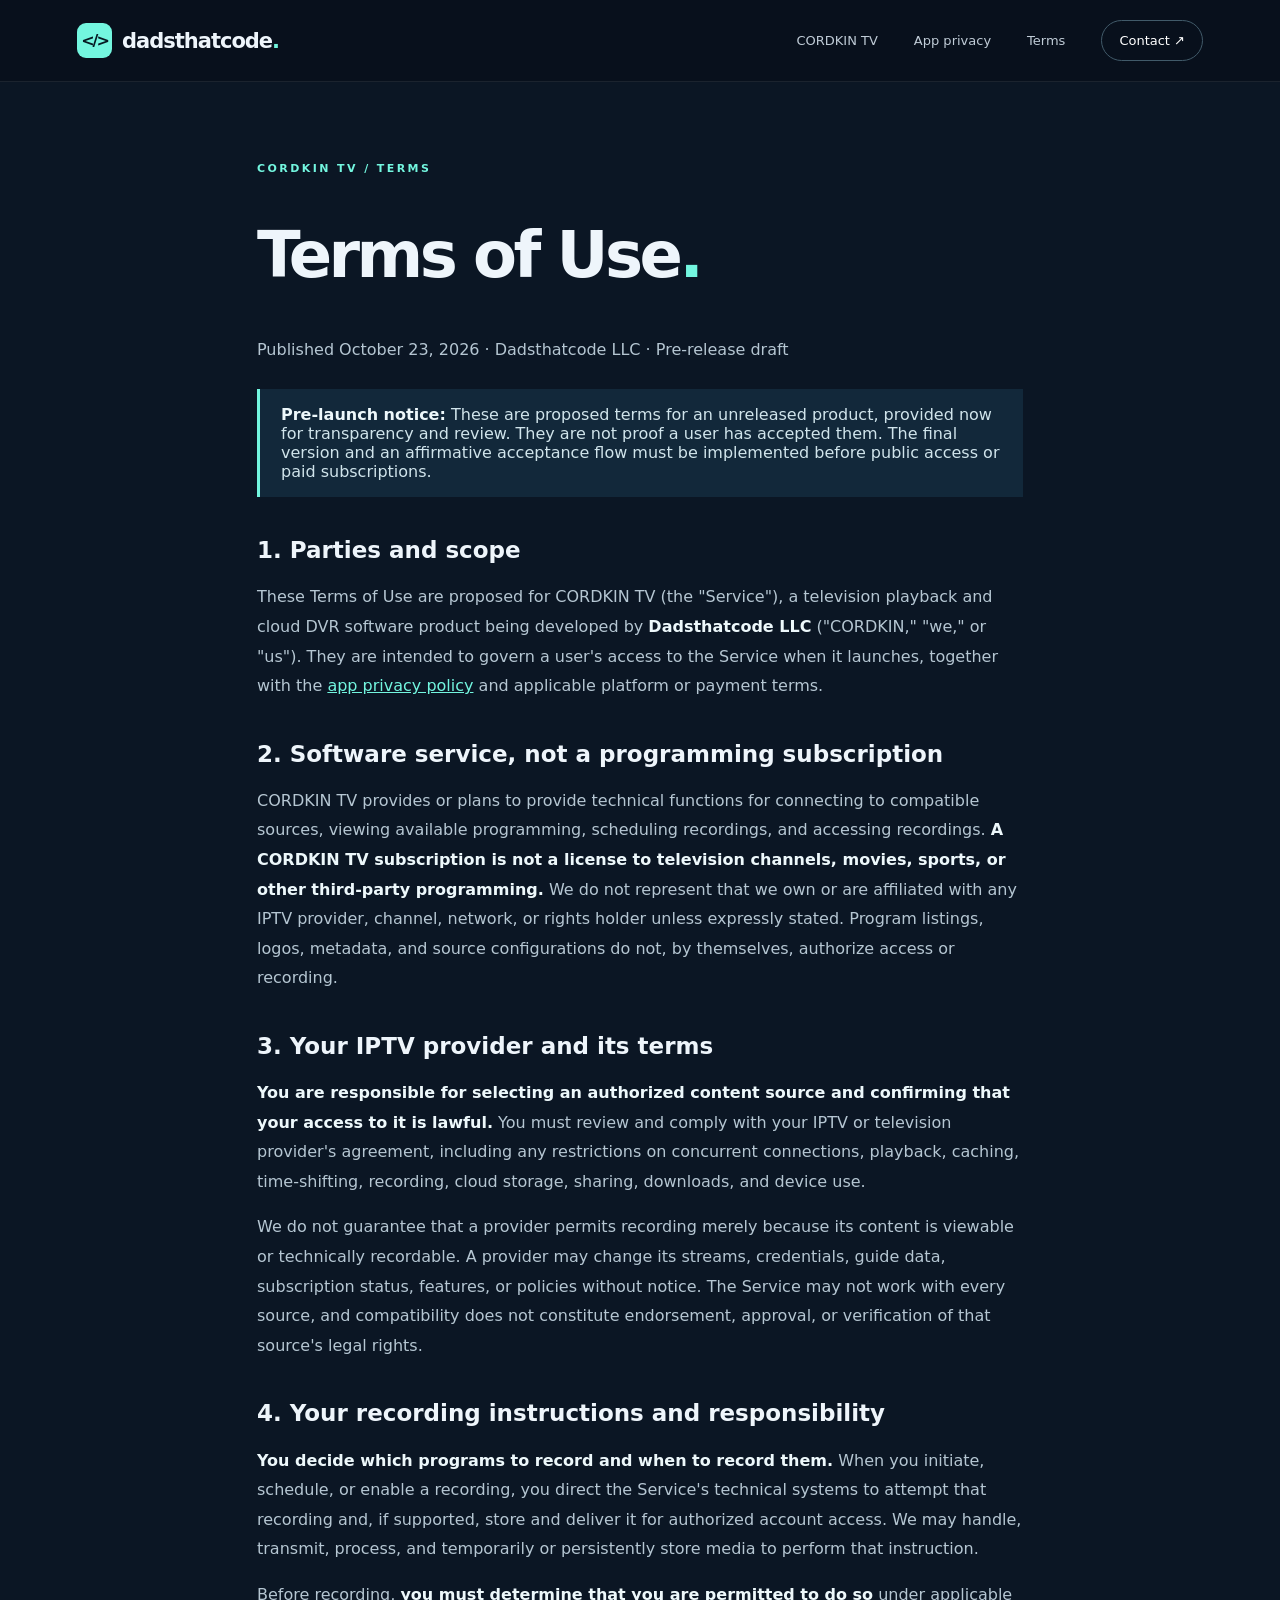
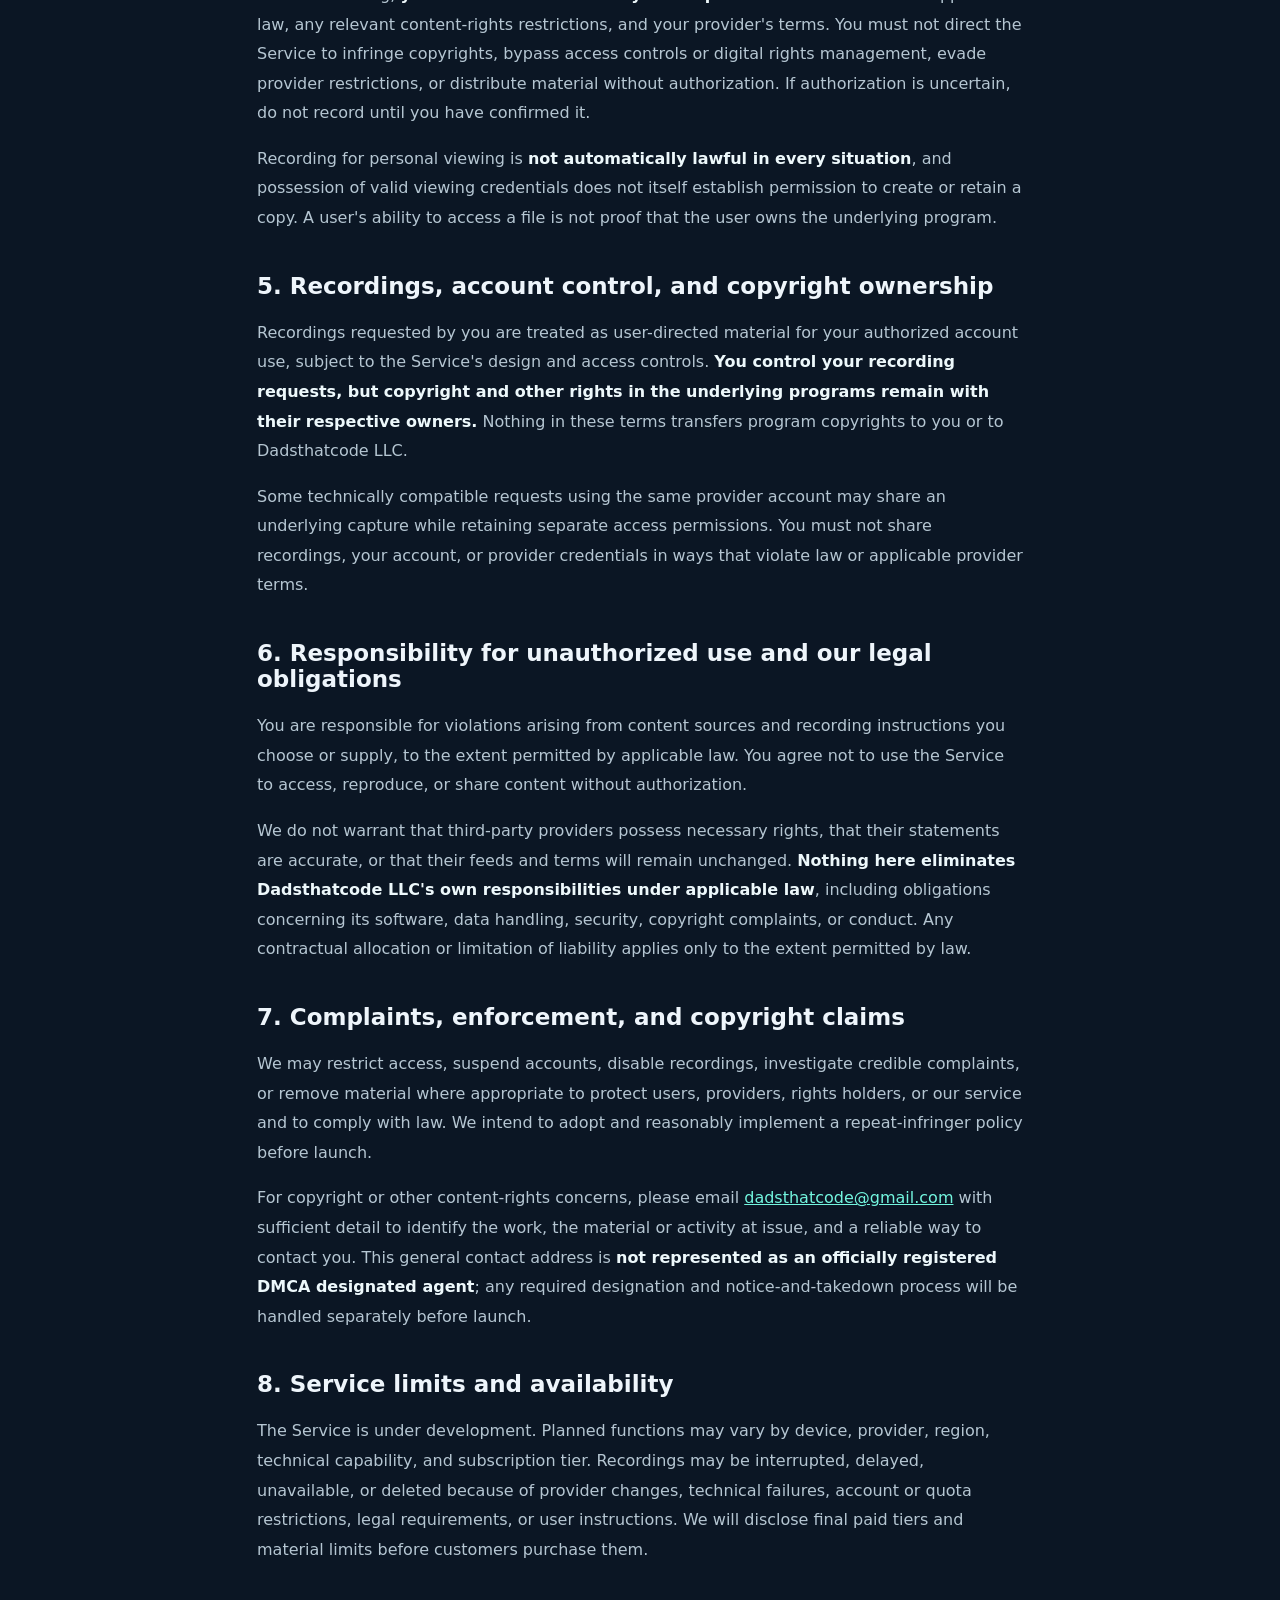
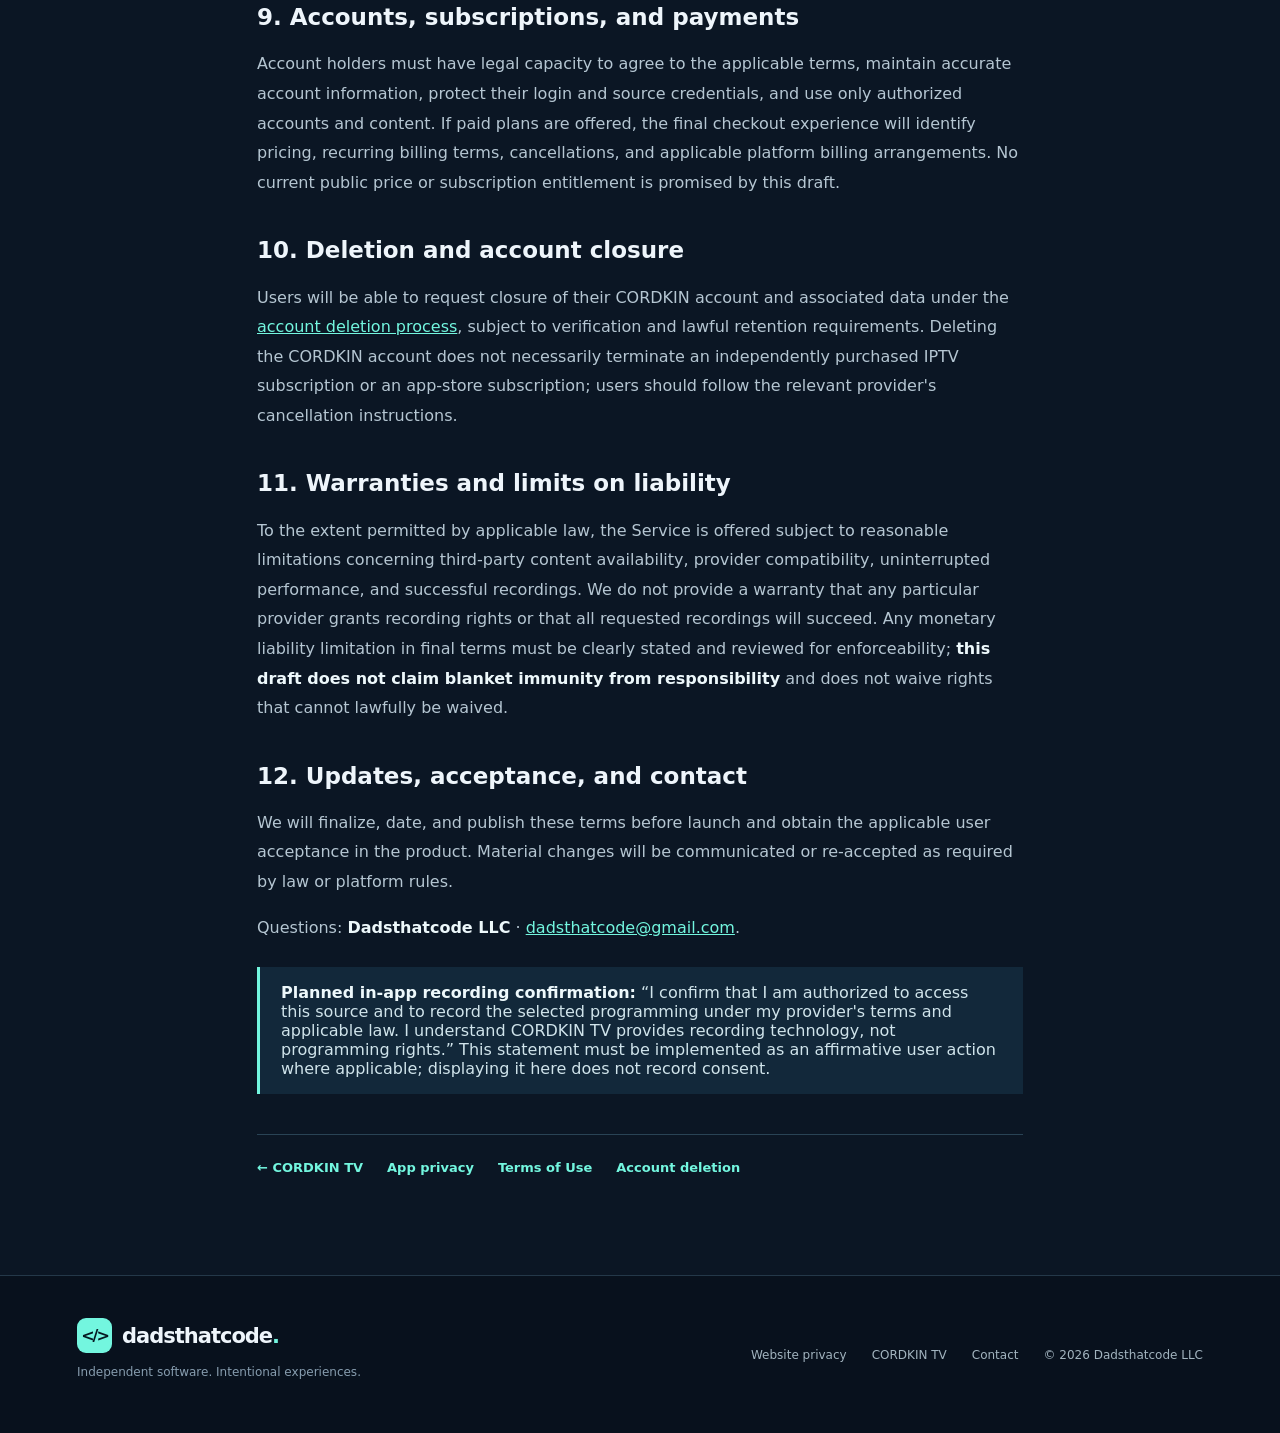
<file: cordkintv/terms/index.html>
<!doctype html>
<html lang="en">
<head>
<meta charset="utf-8"><meta name="viewport" content="width=device-width,initial-scale=1">
<meta name="theme-color" content="#09111f"><meta name="description" content="Pre-release Terms of Use for CORDKIN TV, with provider authorization, user-directed recording, and liability provisions.">
<title>Terms of Use and Recording Responsibility | CORDKIN TV | Dadsthatcode LLC</title>
<link rel="stylesheet" href="/styles.css"><link rel="icon" href="/favicon.svg" type="image/svg+xml">
</head>
<body>
<a class="skip" href="#main">Skip to content</a>
<header class="site-header"><div class="wrap nav"><a class="brand" href="/" aria-label="Dadsthatcode home"><span class="brandmark">&lt;/&gt;</span><span>dadsthatcode<span class="branddot">.</span></span></a><nav aria-label="Main navigation"><a href="/cordkintv/">CORDKIN TV</a><a href="/cordkintv/privacy/">App privacy</a><a href="/cordkintv/terms/">Terms</a><a class="nav-contact" href="mailto:dadsthatcode@gmail.com">Contact ↗</a></nav></div></header>
<main class="policy-page" id="main"><div class="wrap policy-wrap">
<div class="section-label">CORDKIN TV / TERMS</div><h1>Terms of Use<span class="period">.</span></h1>
<p class="policy-meta">Published October 23, 2026 · Dadsthatcode LLC · Pre-release draft</p>
<div class="policy-note"><strong>Pre-launch notice:</strong> These are proposed terms for an unreleased product, provided now for transparency and review. They are not proof a user has accepted them. The final version and an affirmative acceptance flow must be implemented before public access or paid subscriptions.</div>
<h2>1. Parties and scope</h2>
<p>These Terms of Use are proposed for CORDKIN TV (the "Service"), a television playback and cloud DVR software product being developed by <strong>Dadsthatcode LLC</strong> ("CORDKIN," "we," or "us"). They are intended to govern a user's access to the Service when it launches, together with the <a href="/cordkintv/privacy/">app privacy policy</a> and applicable platform or payment terms.</p>
<h2>2. Software service, not a programming subscription</h2>
<p>CORDKIN TV provides or plans to provide technical functions for connecting to compatible sources, viewing available programming, scheduling recordings, and accessing recordings. <strong>A CORDKIN TV subscription is not a license to television channels, movies, sports, or other third-party programming.</strong> We do not represent that we own or are affiliated with any IPTV provider, channel, network, or rights holder unless expressly stated. Program listings, logos, metadata, and source configurations do not, by themselves, authorize access or recording.</p>
<h2 id="provider">3. Your IPTV provider and its terms</h2>
<p><strong>You are responsible for selecting an authorized content source and confirming that your access to it is lawful.</strong> You must review and comply with your IPTV or television provider's agreement, including any restrictions on concurrent connections, playback, caching, time-shifting, recording, cloud storage, sharing, downloads, and device use.</p>
<p>We do not guarantee that a provider permits recording merely because its content is viewable or technically recordable. A provider may change its streams, credentials, guide data, subscription status, features, or policies without notice. The Service may not work with every source, and compatibility does not constitute endorsement, approval, or verification of that source's legal rights.</p>
<h2 id="recording">4. Your recording instructions and responsibility</h2>
<p><strong>You decide which programs to record and when to record them.</strong> When you initiate, schedule, or enable a recording, you direct the Service's technical systems to attempt that recording and, if supported, store and deliver it for authorized account access. We may handle, transmit, process, and temporarily or persistently store media to perform that instruction.</p>
<p>Before recording, <strong>you must determine that you are permitted to do so</strong> under applicable law, any relevant content-rights restrictions, and your provider's terms. You must not direct the Service to infringe copyrights, bypass access controls or digital rights management, evade provider restrictions, or distribute material without authorization. If authorization is uncertain, do not record until you have confirmed it.</p>
<p>Recording for personal viewing is <strong>not automatically lawful in every situation</strong>, and possession of valid viewing credentials does not itself establish permission to create or retain a copy. A user's ability to access a file is not proof that the user owns the underlying program.</p>
<h2>5. Recordings, account control, and copyright ownership</h2>
<p>Recordings requested by you are treated as user-directed material for your authorized account use, subject to the Service's design and access controls. <strong>You control your recording requests, but copyright and other rights in the underlying programs remain with their respective owners.</strong> Nothing in these terms transfers program copyrights to you or to Dadsthatcode LLC.</p>
<p>Some technically compatible requests using the same provider account may share an underlying capture while retaining separate access permissions. You must not share recordings, your account, or provider credentials in ways that violate law or applicable provider terms.</p>
<h2>6. Responsibility for unauthorized use and our legal obligations</h2>
<p>You are responsible for violations arising from content sources and recording instructions you choose or supply, to the extent permitted by applicable law. You agree not to use the Service to access, reproduce, or share content without authorization.</p>
<p>We do not warrant that third-party providers possess necessary rights, that their statements are accurate, or that their feeds and terms will remain unchanged. <strong>Nothing here eliminates Dadsthatcode LLC's own responsibilities under applicable law</strong>, including obligations concerning its software, data handling, security, copyright complaints, or conduct. Any contractual allocation or limitation of liability applies only to the extent permitted by law.</p>
<h2>7. Complaints, enforcement, and copyright claims</h2>
<p>We may restrict access, suspend accounts, disable recordings, investigate credible complaints, or remove material where appropriate to protect users, providers, rights holders, or our service and to comply with law. We intend to adopt and reasonably implement a repeat-infringer policy before launch.</p>
<p>For copyright or other content-rights concerns, please email <a href="mailto:dadsthatcode@gmail.com?subject=CORDKIN%20TV%20copyright%20concern">dadsthatcode@gmail.com</a> with sufficient detail to identify the work, the material or activity at issue, and a reliable way to contact you. This general contact address is <strong>not represented as an officially registered DMCA designated agent</strong>; any required designation and notice-and-takedown process will be handled separately before launch.</p>
<h2>8. Service limits and availability</h2>
<p>The Service is under development. Planned functions may vary by device, provider, region, technical capability, and subscription tier. Recordings may be interrupted, delayed, unavailable, or deleted because of provider changes, technical failures, account or quota restrictions, legal requirements, or user instructions. We will disclose final paid tiers and material limits before customers purchase them.</p>
<h2>9. Accounts, subscriptions, and payments</h2>
<p>Account holders must have legal capacity to agree to the applicable terms, maintain accurate account information, protect their login and source credentials, and use only authorized accounts and content. If paid plans are offered, the final checkout experience will identify pricing, recurring billing terms, cancellations, and applicable platform billing arrangements. No current public price or subscription entitlement is promised by this draft.</p>
<h2>10. Deletion and account closure</h2>
<p>Users will be able to request closure of their CORDKIN account and associated data under the <a href="/cordkintv/account-deletion/">account deletion process</a>, subject to verification and lawful retention requirements. Deleting the CORDKIN account does not necessarily terminate an independently purchased IPTV subscription or an app-store subscription; users should follow the relevant provider's cancellation instructions.</p>
<h2>11. Warranties and limits on liability</h2>
<p>To the extent permitted by applicable law, the Service is offered subject to reasonable limitations concerning third-party content availability, provider compatibility, uninterrupted performance, and successful recordings. We do not provide a warranty that any particular provider grants recording rights or that all requested recordings will succeed. Any monetary liability limitation in final terms must be clearly stated and reviewed for enforceability; <strong>this draft does not claim blanket immunity from responsibility</strong> and does not waive rights that cannot lawfully be waived.</p>
<h2>12. Updates, acceptance, and contact</h2>
<p>We will finalize, date, and publish these terms before launch and obtain the applicable user acceptance in the product. Material changes will be communicated or re-accepted as required by law or platform rules.</p>
<p>Questions: <strong>Dadsthatcode LLC</strong> · <a href="mailto:dadsthatcode@gmail.com?subject=CORDKIN%20TV%20terms">dadsthatcode@gmail.com</a>.</p>
<div class="policy-note"><strong>Planned in-app recording confirmation:</strong> “I confirm that I am authorized to access this source and to record the selected programming under my provider's terms and applicable law. I understand CORDKIN TV provides recording technology, not programming rights.” This statement must be implemented as an affirmative user action where applicable; displaying it here does not record consent.</div>
<div class="policy-other"><a href="/cordkintv/">← CORDKIN TV</a><a href="/cordkintv/privacy/">App privacy</a><a href="/cordkintv/terms/">Terms of Use</a><a href="/cordkintv/account-deletion/">Account deletion</a></div>
</div></main>
<footer><div class="wrap footer-grid"><div><a class="brand" href="/"><span class="brandmark">&lt;/&gt;</span><span>dadsthatcode<span class="branddot">.</span></span></a><p>Independent software. Intentional experiences.</p></div><div class="footer-right"><a href="/privacy.html">Website privacy</a><a href="/cordkintv/">CORDKIN TV</a><a href="mailto:dadsthatcode@gmail.com">Contact</a><span>© <span id="year">2026</span> Dadsthatcode LLC</span></div></div></footer>
<script>document.getElementById('year').textContent=new Date().getFullYear();</script>
</body></html>
</file>
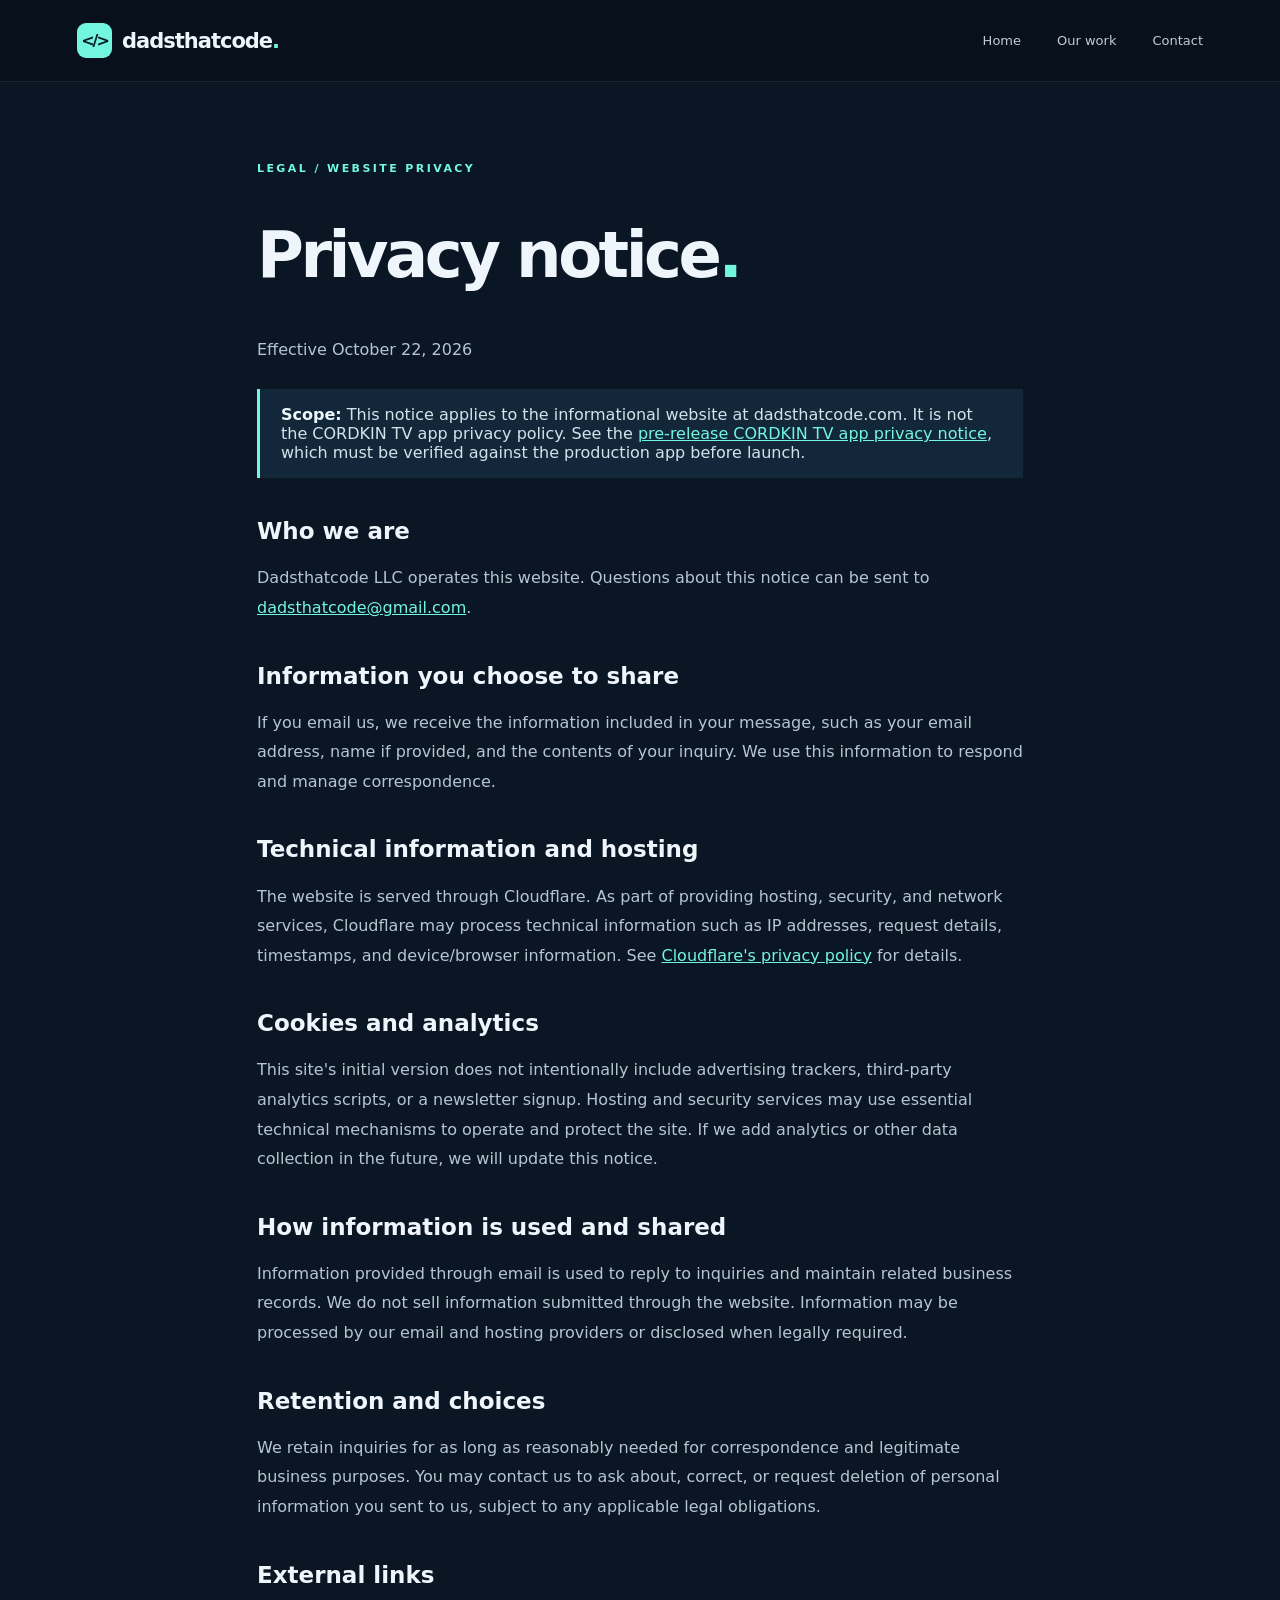
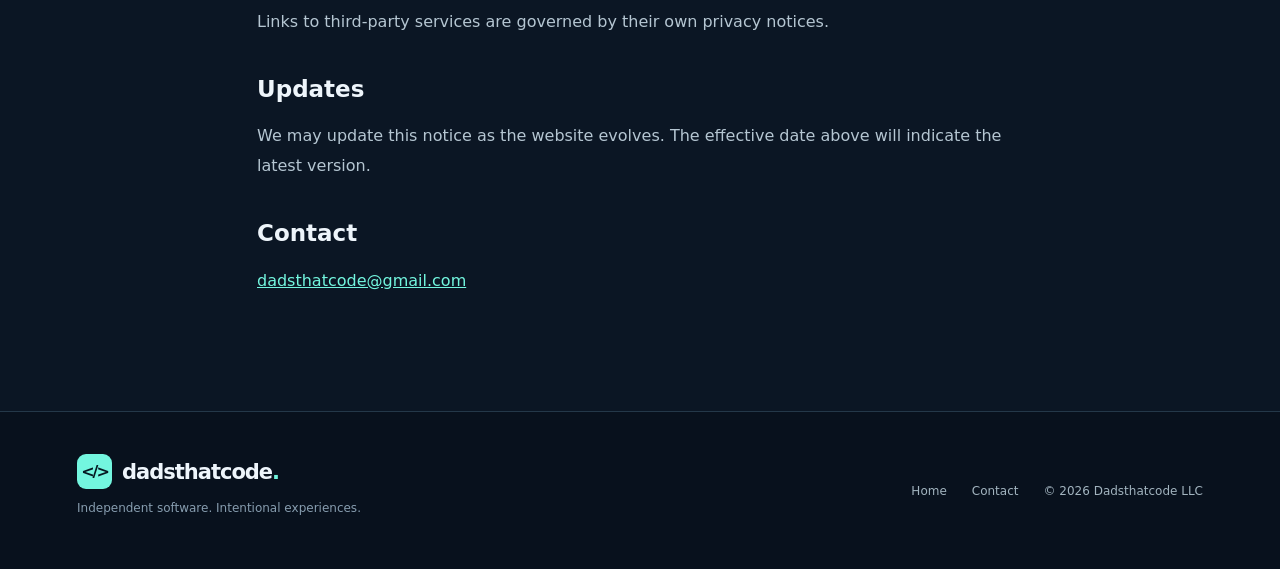
<file: privacy.html>
<!doctype html><html lang="en"><head><meta charset="utf-8"><meta name="viewport" content="width=device-width,initial-scale=1"><meta name="theme-color" content="#09111f"><meta name="description" content="Privacy notice for the Dadsthatcode LLC informational website."><title>Privacy | Dadsthatcode LLC</title><link rel="stylesheet" href="/styles.css"><link rel="icon" href="/favicon.svg" type="image/svg+xml"></head><body><a class="skip" href="#main">Skip to content</a><header class="site-header"><div class="wrap nav"><a class="brand" href="/"><span class="brandmark">&lt;/&gt;</span><span>dadsthatcode<span class="branddot">.</span></span></a><nav aria-label="Main navigation"><a href="/">Home</a><a href="/#work">Our work</a><a href="mailto:dadsthatcode@gmail.com">Contact</a></nav></div></header><main class="policy-page" id="main"><div class="wrap policy-wrap"><div class="section-label">LEGAL / WEBSITE PRIVACY</div><h1>Privacy notice<span class="period">.</span></h1><p>Effective October 22, 2026</p><div class="policy-note"><strong>Scope:</strong> This notice applies to the informational website at dadsthatcode.com. It is not the CORDKIN TV app privacy policy. See the <a href="/cordkintv/privacy/">pre-release CORDKIN TV app privacy notice</a>, which must be verified against the production app before launch.</div><h2>Who we are</h2><p>Dadsthatcode LLC operates this website. Questions about this notice can be sent to <a href="mailto:dadsthatcode@gmail.com">dadsthatcode@gmail.com</a>.</p><h2>Information you choose to share</h2><p>If you email us, we receive the information included in your message, such as your email address, name if provided, and the contents of your inquiry. We use this information to respond and manage correspondence.</p><h2>Technical information and hosting</h2><p>The website is served through Cloudflare. As part of providing hosting, security, and network services, Cloudflare may process technical information such as IP addresses, request details, timestamps, and device/browser information. See <a href="https://www.cloudflare.com/privacypolicy/" rel="noopener noreferrer">Cloudflare's privacy policy</a> for details.</p><h2>Cookies and analytics</h2><p>This site's initial version does not intentionally include advertising trackers, third-party analytics scripts, or a newsletter signup. Hosting and security services may use essential technical mechanisms to operate and protect the site. If we add analytics or other data collection in the future, we will update this notice.</p><h2>How information is used and shared</h2><p>Information provided through email is used to reply to inquiries and maintain related business records. We do not sell information submitted through the website. Information may be processed by our email and hosting providers or disclosed when legally required.</p><h2>Retention and choices</h2><p>We retain inquiries for as long as reasonably needed for correspondence and legitimate business purposes. You may contact us to ask about, correct, or request deletion of personal information you sent to us, subject to any applicable legal obligations.</p><h2>External links</h2><p>Links to third-party services are governed by their own privacy notices.</p><h2>Updates</h2><p>We may update this notice as the website evolves. The effective date above will indicate the latest version.</p><h2>Contact</h2><p><a href="mailto:dadsthatcode@gmail.com">dadsthatcode@gmail.com</a></p></div></main><footer><div class="wrap footer-grid"><div><a class="brand" href="/"><span class="brandmark">&lt;/&gt;</span><span>dadsthatcode<span class="branddot">.</span></span></a><p>Independent software. Intentional experiences.</p></div><div class="footer-right"><a href="/">Home</a><a href="mailto:dadsthatcode@gmail.com">Contact</a><span>© 2026 Dadsthatcode LLC</span></div></div></footer></body></html>
</file>
<file: styles.css>
:root{color-scheme:dark;--bg:#08111d;--ink:#eef5fb;--muted:#91a5b6;--line:#26384b;--cyan:#73f6df;--panel:#111f30}*{box-sizing:border-box}html{scroll-behavior:smooth}body{margin:0;background:var(--bg);font-family:Inter,ui-sans-serif,system-ui,-apple-system,BlinkMacSystemFont,"Segoe UI",sans-serif;color:var(--ink);-webkit-font-smoothing:antialiased}a{color:inherit;text-decoration:none}.wrap{max-width:1190px;padding:0 32px;margin:auto}.skip{position:absolute;left:-9999px;top:12px;background:white;color:#000;padding:10px;z-index:50}.skip:focus{left:12px}.site-header{height:82px;border-bottom:1px solid rgba(255,255,255,.08);position:relative;z-index:10;background:#08111deb}.nav,.brand,nav,.hero-buttons,.hero-foot,.footer-grid,.footer-right{display:flex;align-items:center}.nav{height:100%;justify-content:space-between}.brand{font-size:21px;font-weight:800;letter-spacing:-1px;gap:10px}.brandmark{display:grid;place-items:center;font-weight:900;font-size:16px;color:#061922;background:var(--cyan);height:35px;width:35px;border-radius:9px;letter-spacing:-2px}.branddot,.period{color:var(--cyan)}nav{gap:36px;font-size:13px;color:#c0ccd7}nav a:hover,.footer-right a:hover{color:var(--cyan)}nav .nav-contact{border:1px solid #415a69;border-radius:99px;padding:12px 17px;color:white}.nav-contact span{margin-left:8px;color:var(--cyan)}.hero{position:relative;overflow:hidden;background:radial-gradient(circle at 75% 45%,#12374a 0%,#0b1c2c 35%,#08111d 68%);border-bottom:1px solid var(--line)}.hero-grid{display:grid;grid-template-columns:1.08fr .92fr;align-items:center;min-height:680px}.hero-copy{position:relative;z-index:2;padding:65px 0 55px}.eyebrow,.section-label{font-size:11px;letter-spacing:.22em;font-weight:800;color:var(--cyan)}.eyebrow{display:flex;align-items:center;gap:11px}.pulse{display:inline-block;height:8px;width:8px;border-radius:50%;background:var(--cyan);box-shadow:0 0 14px #73f6df91}.hero h1{font-size:clamp(55px,6.2vw,87px);line-height:1.06;letter-spacing:-.072em;margin:29px 0;max-width:690px}.hero h1 em{font-style:normal;color:var(--cyan)}.lead{font-size:17px;line-height:1.8;color:#adbecd;max-width:535px;margin-bottom:31px}.hero-buttons{gap:14px;flex-wrap:wrap}.btn{display:inline-flex;gap:28px;align-items:center;justify-content:center;border-radius:9px;padding:15px 19px;font-size:13px;font-weight:800;min-height:49px;transition:transform .2s,background .2s}.btn:hover{transform:translateY(-2px)}.btn-primary{background:var(--cyan);color:#07232a}.btn-primary:hover{background:#a5ffed}.btn-quiet{color:#d4e5ea;border:1px solid #3a4b59}.btn-quiet:hover{background:#152637}.hero-foot{margin-top:75px;gap:32px;font-size:10px;letter-spacing:.15em;color:#8ca4b4;font-weight:700}.tiny-square{display:inline-block;width:7px;height:7px;background:var(--cyan);margin-right:8px}.hero-art{height:520px;position:relative;display:flex;align-items:center;justify-content:center}.orbit{border:1px solid #44708061;position:absolute;border-radius:50%;transform:rotate(-28deg)}.orbit-one{width:240px;height:240px}.orbit-two{width:355px;height:355px}.orbit-three{width:470px;height:470px}.core{width:215px;height:215px;background:linear-gradient(145deg,#23485a,#0a1c2a);border:1px solid #69f6df83;border-radius:40px;display:flex;align-items:center;justify-content:center;gap:6px;box-shadow:0 0 90px #73f6df22, inset 0 0 45px #6cf8e310;transform:rotate(-9deg)}.core-bracket,.core-slash{font-size:80px;font-weight:200;color:var(--cyan)}.core-slash{color:#e1fefa}.float-card{position:absolute;background:#11283ad9;border:1px solid #3d7180;padding:12px 16px;border-radius:9px;color:#b8d8de;backdrop-filter:blur(10px);font-size:11px;letter-spacing:.05em}.card-a{top:98px;right:6px}.card-b{bottom:92px;left:0;letter-spacing:.2em}.float-dot{display:inline-block;width:6px;height:6px;border-radius:50%;background:var(--cyan);margin-right:8px}.section{padding:110px 0}.section-heading{display:flex;justify-content:space-between;align-items:end;gap:40px;margin:24px 0 48px}.section h2,.contact-panel h2{font-size:clamp(37px,4vw,55px);letter-spacing:-.055em;line-height:1.15;margin:0}.section h2 span{color:#91aaba}.section-heading p{font-size:15px;line-height:1.8;color:var(--muted);max-width:365px;margin:0}.work{background:#0b1624}.product{display:grid;grid-template-columns:1fr 1fr;border:1px solid #2b4053;background:#111f30;border-radius:22px;overflow:hidden}.product-text{padding:55px 54px}.pill{font-size:10px;color:#9cf8e5;letter-spacing:.1em;border:1px solid #37655c;border-radius:40px;display:inline-flex;align-items:center;gap:10px;padding:9px 13px;font-weight:800}.product h3{font-size:48px;letter-spacing:-.05em;margin:22px 0 3px}.product-sub{font-size:20px!important;color:var(--cyan)!important;margin:0 0 24px!important}.product-text p{font-size:15px;line-height:1.75;color:#a3b6c5}.feature-list{list-style:none;padding:9px 0;margin:10px 0 18px}.feature-list li{padding:10px 0;color:#d2e1e9;font-size:13px}.feature-list span{color:var(--cyan);margin-right:12px}.fine{font-size:11px!important;color:#8197a7!important}.product-visual{min-height:440px;position:relative;padding:58px 25px;display:flex;align-items:center;justify-content:center;background:radial-gradient(circle at center,#22435d,#0c192a 68%)}.tv{width:100%;max-width:450px;aspect-ratio:1.38;background:#081421;border:7px solid #22384a;border-radius:15px;box-shadow:0 25px 70px #0008;overflow:hidden;transform:perspective(900px) rotateY(-9deg) rotateX(3deg)}.tv-top{display:flex;justify-content:space-between;padding:17px 22px;font-size:12px;align-items:center}.tv-brand{font-weight:800;letter-spacing:.08em}.tv-cube{color:var(--cyan);font-size:20px;margin-right:6px}.tv-live{font-size:8px;color:#cfe1ed;letter-spacing:.12em}.tv-live span{display:inline-block;width:6px;height:6px;background:var(--cyan);border-radius:50%;margin-right:4px}.tv-banner{height:58%;background:linear-gradient(110deg,#103c51,#173246 50%,#102033);padding:26px 28px;display:flex;flex-direction:column;align-items:start;gap:9px}.tv-banner>span:first-child{font-size:9px;color:#b4dae3;letter-spacing:.16em}.tv-banner strong{font-size:clamp(25px,3vw,37px);line-height:1.1;letter-spacing:-.04em}.tv-line{height:4px;width:50px;background:var(--cyan);margin-top:6px}.tv-row{display:flex;gap:10px;padding:16px 20px}.tv-row span{height:45px;background:#1c3c4d;flex:1;border-radius:5px}.tv-row span:nth-child(2){background:#1a3344}.tv-row span:nth-child(3){background:#24435a}.tv-caption{position:absolute;bottom:20px;color:#91afc0;font-size:9px;letter-spacing:.13em}.about{background:#09131f}.about-grid{display:grid;grid-template-columns:1fr 1fr;gap:90px}.about h2{margin-top:24px}.about-copy p{font-size:17px;line-height:1.85;color:#aebdca;margin:0 0 18px}.values{display:flex;flex-wrap:wrap;gap:20px;border-top:1px solid #294050;padding-top:27px;margin-top:35px;font-size:10px;font-weight:800;letter-spacing:.13em;color:var(--cyan)}.contact-section{padding:25px 0 95px}.contact-panel{background:var(--cyan);color:#09232b;border-radius:22px;padding:65px 65px;display:flex;align-items:end;justify-content:space-between;gap:30px}.contact-panel .section-label{color:#1f5d61}.contact-panel h2{margin:18px 0 12px}.contact-panel p{color:#315f67;line-height:1.65}.btn-light{background:#0b2633;color:white;white-space:nowrap}.btn-light:hover{background:#153a49}footer{border-top:1px solid #243849;padding:42px 0}.footer-grid{justify-content:space-between;gap:20px}.footer-grid p{font-size:12px;color:#879daf}.footer-right{gap:25px;color:#a2b4bf;font-size:12px;flex-wrap:wrap}.policy-page{min-height:65vh;background:#0b1624;padding:80px 0 100px}.policy-wrap{max-width:830px}.policy-wrap h1{font-size:clamp(40px,5vw,65px);letter-spacing:-.055em}.policy-wrap h2{font-size:23px;margin-top:40px}.policy-wrap p,.policy-wrap li{font-size:16px;line-height:1.85;color:#b5c6d2}.policy-wrap a{text-decoration:underline;color:var(--cyan)}.policy-note{border-left:3px solid var(--cyan);padding:16px 21px;background:#12283a;color:#d0e4eb;margin:25px 0}.policy-wrap ul{padding-left:24px}@media(max-width:900px){.hero-grid{grid-template-columns:1fr;min-height:0}.hero-copy{padding:90px 0 30px}.hero-art{height:340px;opacity:.7}.orbit-three{width:340px;height:340px}.orbit-two{width:265px;height:265px}.orbit-one{width:190px;height:190px}.core{width:150px;height:150px;border-radius:25px}.core-bracket,.core-slash{font-size:55px}.card-a{right:12%}.card-b{bottom:40px;left:15%}.product{grid-template-columns:1fr}.section-heading{align-items:start;flex-direction:column}.about-grid{grid-template-columns:1fr;gap:30px}.contact-panel{align-items:start;flex-direction:column}}@media(max-width:620px){.wrap{padding:0 21px}.site-header{height:auto;padding:15px 0}.nav{gap:18px;align-items:flex-start;flex-direction:column}nav{gap:15px;flex-wrap:wrap;font-size:12px}nav .nav-contact{padding:7px 11px}.hero h1{font-size:54px}.hero-foot{margin-top:43px;flex-wrap:wrap;gap:15px}.hero-copy{padding:70px 0 5px}.section{padding:75px 0}.product-text{padding:35px 27px}.product-visual{min-height:330px}.tv{max-width:360px}.tv-banner{padding:18px}.tv-row span{height:26px}.contact-panel{padding:38px 29px}.btn-light{white-space:normal}.footer-grid{align-items:start;flex-direction:column}.footer-right{gap:15px}.hero-art{height:280px}.card-a{right:0;top:35px}.card-b{bottom:20px;left:5px}}@media(prefers-reduced-motion:reduce){html{scroll-behavior:auto}.btn{transition:none}}

/* CORDKIN TV coming-soon page */
.launch-hero{position:relative;overflow:hidden;background:radial-gradient(ellipse at 80% 36%,#164252 0%,#0b2333 34%,#08111d 75%);border-bottom:1px solid var(--line)}
.launch-grid{display:grid;grid-template-columns:1.05fr .95fr;gap:45px;align-items:center;min-height:660px;padding-top:82px;padding-bottom:76px}
.launch-copy{position:relative;z-index:2}
.launch-overline{color:#b0cad0;letter-spacing:.22em;font-size:11px;font-weight:800;margin:48px 0 4px}
.launch-copy h1{font-size:clamp(60px,7.3vw,108px);line-height:1;letter-spacing:-.075em;margin:10px 0 24px;white-space:nowrap}
.launch-copy h1 span{color:var(--cyan)}
.launch-tagline{font-size:clamp(28px,3.4vw,48px);font-weight:800;letter-spacing:-.05em;line-height:1.18;margin:0 0 20px}
.launch-tagline em{font-style:normal;color:var(--cyan)}
.launch-lead{font-size:16px;line-height:1.85;color:#afc7d2;max-width:560px}
.launch-actions{display:flex;flex-wrap:wrap;gap:12px;margin-top:30px}
.launch-target{border-top:1px solid #34515d;display:flex;gap:14px;align-items:center;margin-top:48px;padding-top:22px;color:#d4e9ed}
.launch-target-dot{display:block;flex:none;width:11px;height:11px;border-radius:50%;background:var(--cyan);box-shadow:0 0 25px #73f6df85}
.launch-target strong,.launch-target small{display:block}
.launch-target strong{font-size:14px}
.launch-target small{font-size:12px;color:#9cb8c3;margin-top:5px;line-height:1.5}
.launch-art{position:relative;min-height:450px;display:flex;align-items:center;justify-content:center;flex-direction:column}
.launch-halo{position:absolute;width:450px;height:450px;border-radius:50%;border:1px solid #64b2b545;box-shadow:0 0 0 56px #4ff9db06,0 0 0 105px #4ff9db05;transform:rotate(-20deg)}
.launch-screen{position:relative;z-index:1;transform:perspective(1100px) rotateY(-8deg) rotateX(3deg);width:100%;max-width:480px;aspect-ratio:1.25;background:#081422;border:8px solid #2a4658;border-radius:20px;box-shadow:0 40px 90px #0009;overflow:hidden}
.launch-screen-bar{display:flex;justify-content:space-between;align-items:center;gap:12px;padding:20px 23px;font-size:13px;letter-spacing:.06em}
.launch-screen-bar strong span{color:var(--cyan);font-size:20px;vertical-align:middle}
.launch-screen-bar>span{color:#9ab8c8;font-size:9px;letter-spacing:.15em}
.launch-screen-feature{height:61%;padding:28px;background:linear-gradient(120deg,#145366,#14394d 45%,#13293f);display:flex;align-items:flex-start;justify-content:center;flex-direction:column;gap:12px}
.launch-screen-feature>span{font-size:10px;font-weight:700;letter-spacing:.18em;color:#b6ebea}
.launch-screen-feature strong{font-size:clamp(25px,3.3vw,44px);line-height:1.14;letter-spacing:-.055em}
.launch-screen-underline{height:5px;width:62px;background:var(--cyan);border-radius:6px}
.launch-screen-tiles{display:flex;gap:11px;padding:19px 23px}
.launch-screen-tiles span{background:#1e3e4e;height:44px;border-radius:6px;flex:1}
.launch-screen-tiles span:nth-child(2){background:#203648}
.launch-screen-tiles span:nth-child(3){background:#2b4a5f}
.launch-art-note{z-index:1;font-size:10px;color:#9ab3c0;letter-spacing:.14em;text-align:center;margin:30px 0 0}
.launch-section{padding:102px 0;background:#0a1726}
.launch-section-top{display:flex;justify-content:space-between;gap:48px;align-items:end;margin:21px 0 38px}
.launch-section h2{font-size:clamp(35px,4.3vw,59px);letter-spacing:-.065em;line-height:1.13;margin:0}
.launch-section h2 span{color:#92aebc}
.launch-section-top p{font-size:15px;line-height:1.8;color:#b0c1cf;max-width:400px;margin:0}
.launch-milestones{display:grid;grid-template-columns:repeat(3,minmax(0,1fr));gap:18px}
.launch-milestone{border:1px solid #2d4356;border-radius:18px;padding:30px 28px;display:flex;flex-direction:column;min-height:380px;background:linear-gradient(160deg,#17283b,#101d2d)}
.launch-milestone-first{border-color:#459c95;background:linear-gradient(155deg,#1b454a,#102331 72%)}
.launch-stage{display:flex;align-items:center;justify-content:space-between;gap:8px;color:#a8c9d4;font-size:10px;font-weight:800;letter-spacing:.12em}
.launch-stage span{font-size:9px;border:1px solid #477778;padding:5px 8px;border-radius:50px;color:#91f4df}
.launch-date{font-size:clamp(26px,3vw,38px);font-weight:800;letter-spacing:-.045em;margin:40px 0 9px;color:#f5fbfe}
.launch-milestone h3{font-size:21px;margin:0 0 9px;letter-spacing:-.025em}
.launch-milestone>p:not(.launch-date){font-size:13px;line-height:1.8;color:#acc1cd;margin:0 0 18px}
.launch-platforms{margin-top:auto;display:flex;flex-wrap:wrap;gap:8px}
.launch-platforms span{border:1px solid #3b596a;border-radius:6px;padding:7px 9px;font-size:10px;color:#ddf1f4;background:#0a203180}
.launch-disclaimer{max-width:940px;color:#8faaba;font-size:12px;line-height:1.8;margin:24px 0 0}
.launch-vision{background:#0a1420;border-top:1px solid #203548}
.launch-vision-grid{display:grid;grid-template-columns:1fr 1fr;gap:75px}
.launch-vision h2{margin-top:28px;max-width:560px}
.launch-vision-grid>div:nth-child(2){padding-top:43px}
.launch-vision-grid p{color:#b3c5d1;font-size:17px;line-height:1.82;margin:0 0 22px}
.launch-values{border-top:1px solid #29495a;margin-top:29px;padding-top:25px;display:flex;flex-wrap:wrap;gap:15px;color:var(--cyan);letter-spacing:.12em;font-weight:800;font-size:10px}
.launch-contact{padding:70px 0 65px}
.launch-contact-panel{background:var(--cyan);color:#09232b;border-radius:22px;padding:55px 60px;display:flex;align-items:end;justify-content:space-between;gap:30px}
.launch-contact-panel .section-label{color:#1f5d61}
.launch-contact-panel h2{font-size:clamp(34px,4vw,52px);letter-spacing:-.055em;line-height:1.15;margin:20px 0 10px}
.launch-contact-panel p{color:#2c6468}
.launch-legal{font-size:11px;line-height:1.9;color:#90aaba;max-width:950px;margin:32px auto 0;text-align:center}
.launch-legal a{text-decoration:underline;color:#d4ede9}
@media(max-width:1050px){.launch-grid{grid-template-columns:1fr;gap:0;padding-top:76px}.launch-art{min-height:380px}.launch-copy h1{white-space:normal}.launch-section-top{align-items:start;flex-direction:column;gap:16px}.launch-milestones{grid-template-columns:1fr 1fr}.launch-vision-grid{gap:35px}}
@media(max-width:700px){.launch-grid{padding-top:60px;padding-bottom:50px}.launch-overline{margin-top:38px}.launch-copy h1{font-size:clamp(47px,12vw,70px)}.launch-art{min-height:310px}.launch-halo{width:260px;height:260px}.launch-screen{max-width:340px}.launch-screen-feature{padding:20px}.launch-screen-feature strong{font-size:27px}.launch-screen-bar{padding:11px;font-size:11px}.launch-screen-bar>span{font-size:7px}.launch-screen-tiles{padding:12px}.launch-screen-tiles span{height:24px}.launch-section{padding:68px 0}.launch-milestones{grid-template-columns:1fr}.launch-milestone{min-height:300px}.launch-date{margin-top:28px}.launch-vision-grid{grid-template-columns:1fr}.launch-vision-grid>div:nth-child(2){padding-top:0}.launch-contact-panel{padding:38px 27px;flex-direction:column;align-items:start}.launch-contact{padding:45px 0}.launch-art-note{font-size:9px}}

/* CORDKIN TV legal and user-rights pages */
.policy-meta{color:#91aaba;font-size:13px}
.policy-wrap strong{color:#edf8fb}
.policy-other{display:flex;flex-wrap:wrap;gap:12px 24px;border-top:1px solid #294355;padding-top:25px;margin-top:40px}
.policy-other a{color:var(--cyan);text-decoration:none;font-size:13px;font-weight:700}
.policy-other a:hover{text-decoration:underline}
.launch-rights{padding:100px 0;background:#101e2a;border-top:1px solid #264254;border-bottom:1px solid #264254}
.launch-rights-grid{display:grid;grid-template-columns:1fr 1fr;gap:75px}
.launch-rights h2{font-size:clamp(36px,4.5vw,59px);letter-spacing:-.06em;line-height:1.13;margin:24px 0}
.launch-rights h2 span{color:var(--cyan)}
.launch-rights p{color:#b2cbd7;font-size:16px;line-height:1.8;margin:0 0 17px}
.launch-rights strong{color:#ebf9f8}
.launch-rights-links{display:flex;flex-wrap:wrap;gap:12px 22px;border-top:1px solid #314d5c;margin-top:26px;padding-top:23px}
.launch-rights-links a{font-size:13px;font-weight:800;color:var(--cyan);text-decoration:none}
.launch-rights-links a:hover{text-decoration:underline}
@media(max-width:700px){.launch-rights{padding:66px 0}.launch-rights-grid{grid-template-columns:1fr;gap:6px}}
</file>
